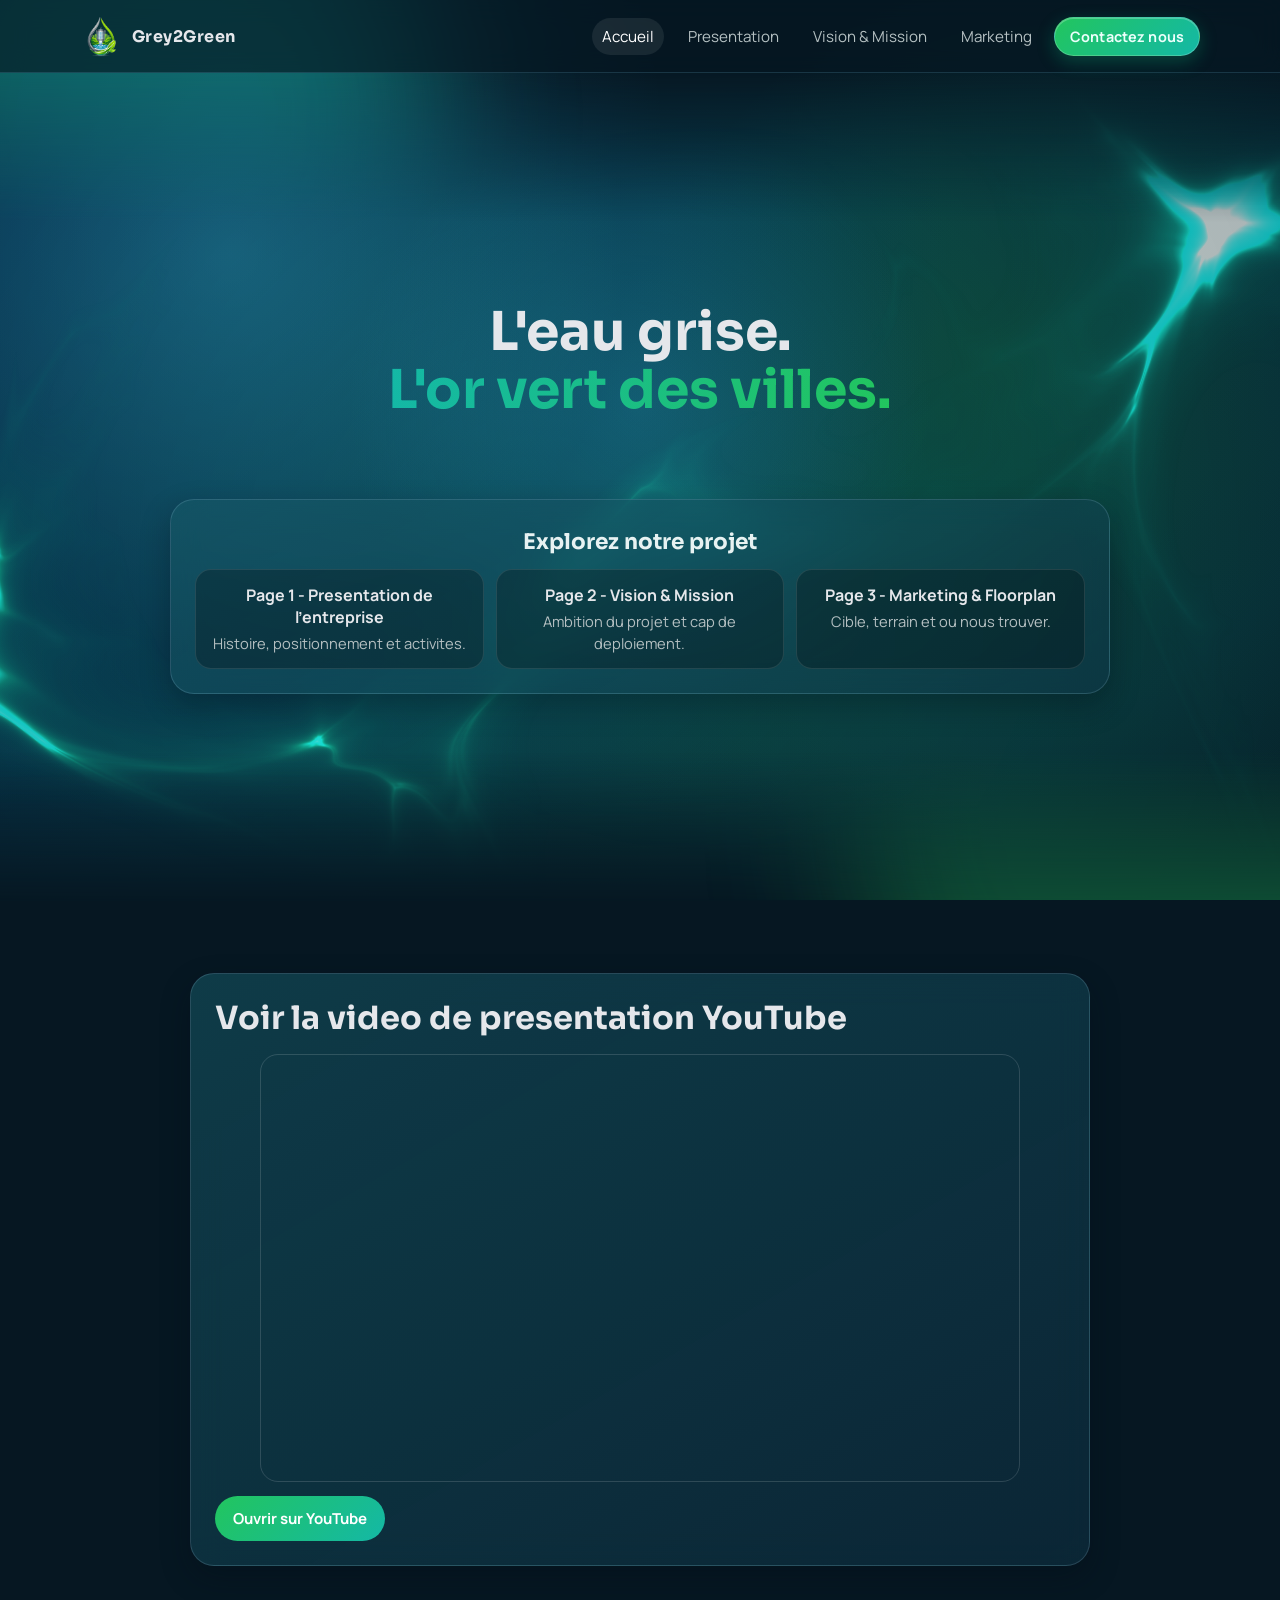
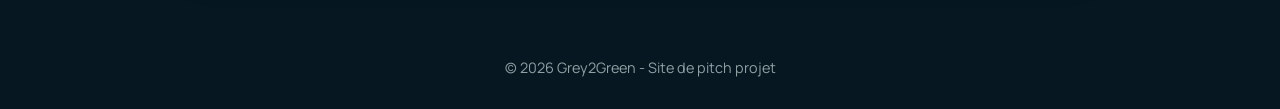
<file: index.html>
﻿<!DOCTYPE html>
<html lang="fr">
<head>
  <meta charset="UTF-8">
  <meta name="viewport" content="width=device-width, initial-scale=1.0">
  <title>Grey2Green | Accueil</title>
  <meta name="description" content="Grey2Green, projet de réutilisation des eaux grises en milieu urbain.">
  <link rel="preconnect" href="https://fonts.googleapis.com">
  <link rel="preconnect" href="https://fonts.gstatic.com" crossorigin>
  <link href="https://fonts.googleapis.com/css2?family=Manrope:wght@400;500;700;800&family=Sora:wght@500;700;800&display=swap" rel="stylesheet">
  <link rel="stylesheet" href="styles.css">
</head>
<body>
  <div class="site-bg" aria-hidden="true">
    <div class="blob blob-1"></div>
    <div class="blob blob-2"></div>
    <div class="blob blob-3"></div>
  </div>

  <header class="nav">
    <div class="container nav-inner">
      <a class="brand-wrap" href="index.html">
        <img class="brand-logo" src="images\logo sans texte.png" alt="Logo Grey2Green" onerror="this.style.display='none'">
        <span class="brand">Grey2Green</span>
      </a>
      <div class="nav-actions">
        <nav class="nav-links">
          <a class="nav-link active" href="index.html">Accueil</a>
          <a class="nav-link" href="presentation-entreprise.html">Presentation</a>
          <a class="nav-link" href="vision-mission.html">Vision & Mission</a>
          <a class="nav-link" href="marketing-floorplan.html">Marketing</a>
        </nav>
        <a class="nav-cta" href="contact.html">Contactez nous</a>
      </div>
    </div>
  </header>

  <main>
    <section class="hero" id="hero">
      <div class="hero-bg" aria-hidden="true">
        <canvas id="neural-glow" class="neural-canvas"></canvas>
        <div class="hero-overlay"></div>
      </div>

      <div class="container hero-content">
        <h1>
          L'eau grise.<br>
          <span class="gradient-text">L'or vert des villes.</span>
        </h1>
        <p>
          <br>
        </p>

        <section class="card entry-card" aria-label="Navigation vers les pages du pitch">
          <h2>Explorez notre projet</h2>
          <div class="entry-grid">
            <a class="entry-link" href="presentation-entreprise.html">
              <strong>Page 1 - Presentation de l'entreprise</strong>
              <span>Histoire, positionnement et activites.</span>
            </a>
            <a class="entry-link" href="vision-mission.html">
              <strong>Page 2 - Vision & Mission</strong>
              <span>Ambition du projet et cap de deploiement.</span>
            </a>
            <a class="entry-link" href="marketing-floorplan.html">
              <strong>Page 3 - Marketing & Floorplan</strong>
              <span>Cible, terrain et ou nous trouver.</span>
            </a>
          </div>
        </section>
      </div>
    </section>

    <section class="video-band" id="video">
      <div class="container">
        <article class="card video-card">
          <h2>Voir la video de presentation YouTube</h2>
          <div class="video-frame">
            <iframe
              src="https://www.youtube.com/embed/54xI2jBN4zQ"
              title="Video de presentation Grey2Green"
              loading="lazy"
              allow="accelerometer; autoplay; clipboard-write; encrypted-media; gyroscope; picture-in-picture; web-share"
              referrerpolicy="strict-origin-when-cross-origin"
              allowfullscreen>
            </iframe>
          </div>
          <a class="btn" href="https://youtu.be/54xI2jBN4zQ" target="_blank" rel="noopener noreferrer">
            Ouvrir sur YouTube
          </a>
        </article>
      </div>
    </section>
  </main>

  <footer class="footer">
    <div class="container">© 2026 Grey2Green - Site de pitch projet</div>
  </footer>

  <script>
      document.addEventListener('DOMContentLoaded', () => {
      const canvas = document.getElementById('neural-glow');
      if (!canvas) return;

      const prefersReducedMotion = window.matchMedia('(prefers-reduced-motion: reduce)').matches;
      if (prefersReducedMotion) {
        canvas.style.display = 'none';
        return;
      }

      const gl = canvas.getContext('webgl', { antialias: false, powerPreference: 'low-power' }) ||
                 canvas.getContext('experimental-webgl');
      if (!gl) return;

      const isLowPowerDevice = window.matchMedia('(max-width: 768px)').matches || window.matchMedia('(pointer: coarse)').matches;
      const fragmentIterations = isLowPowerDevice ? 8 : 15;
      const targetFps = isLowPowerDevice ? 24 : 40;
      const frameInterval = 1000 / targetFps;
      const renderScale = isLowPowerDevice ? 0.65 : 1;

      const vertexShaderSource = `
        precision mediump float;
        varying vec2 vUv;
        attribute vec2 a_position;
        void main() {
          vUv = .5 * (a_position + 1.);
          gl_Position = vec4(a_position, 0.0, 1.0);
        }
      `;

      const fragmentShaderSource = `
        precision mediump float;
        varying vec2 vUv;
        uniform float u_time;
        uniform float u_ratio;
        uniform vec2 u_pointer_position;
        uniform float u_scroll_progress;

        vec2 rotate(vec2 uv, float th) {
          return mat2(cos(th), sin(th), -sin(th), cos(th)) * uv;
        }

        float neuro_shape(vec2 uv, float t, float p) {
          vec2 sine_acc = vec2(0.);
          vec2 res = vec2(0.);
          float scale = 8.;
          for (int j = 0; j < ${fragmentIterations}; j++) {
            uv = rotate(uv, 1.);
            sine_acc = rotate(sine_acc, 1.);
            vec2 layer = uv * scale + float(j) + sine_acc - t;
            sine_acc += sin(layer) + 2.4 * p;
            res += (.5 + .5 * cos(layer)) / scale;
            scale *= (1.2);
          }
          return res.x + res.y;
        }

        void main() {
          vec2 uv = .5 * vUv;
          uv.x *= u_ratio;

          vec2 pointer = vUv - u_pointer_position;
          pointer.x *= u_ratio;
          float p = clamp(length(pointer), 0., 1.);
          p = .5 * pow(1. - p, 2.);

          float t = .001 * u_time;
          vec3 color = vec3(0.);

          float noise = neuro_shape(uv, t, p);
          noise = 1.2 * pow(noise, 3.);
          noise += pow(noise, 10.);
          noise = max(.0, noise - .5);
          noise *= (1. - length(vUv - .5));

          color = vec3(0.063, 0.725, 0.506);
          color += vec3(-0.012, -0.145, 0.027) * sin(3.0 * u_scroll_progress + 1.5);
          color = color * noise;

          gl_FragColor = vec4(color, noise);
        }
      `;

      const createShader = (type, source) => {
        const shader = gl.createShader(type);
        gl.shaderSource(shader, source);
        gl.compileShader(shader);
        if (!gl.getShaderParameter(shader, gl.COMPILE_STATUS)) {
          return null;
        }
        return shader;
      };

      const vertexShader = createShader(gl.VERTEX_SHADER, vertexShaderSource);
      const fragmentShader = createShader(gl.FRAGMENT_SHADER, fragmentShaderSource);
      if (!vertexShader || !fragmentShader) return;

      const program = gl.createProgram();
      gl.attachShader(program, vertexShader);
      gl.attachShader(program, fragmentShader);
      gl.linkProgram(program);
      if (!gl.getProgramParameter(program, gl.LINK_STATUS)) return;

      gl.useProgram(program);
      const uniforms = {
        u_time: gl.getUniformLocation(program, 'u_time'),
        u_ratio: gl.getUniformLocation(program, 'u_ratio'),
        u_pointer_position: gl.getUniformLocation(program, 'u_pointer_position'),
        u_scroll_progress: gl.getUniformLocation(program, 'u_scroll_progress')
      };

      const vertices = new Float32Array([-1, -1, 1, -1, -1, 1, 1, 1]);
      const vertexBuffer = gl.createBuffer();
      gl.bindBuffer(gl.ARRAY_BUFFER, vertexBuffer);
      gl.bufferData(gl.ARRAY_BUFFER, vertices, gl.STATIC_DRAW);

      const positionLocation = gl.getAttribLocation(program, 'a_position');
      gl.enableVertexAttribArray(positionLocation);
      gl.vertexAttribPointer(positionLocation, 2, gl.FLOAT, false, 0, 0);

      const pointer = { x: window.innerWidth * 0.5, y: window.innerHeight * 0.5, tx: window.innerWidth * 0.5, ty: window.innerHeight * 0.5 };
      let animationId = null;
      let lastFrameTime = 0;

      const resizeCanvas = () => {
        const pixelRatio = Math.min(window.devicePixelRatio, 2) * renderScale;
        canvas.width = Math.floor(window.innerWidth * pixelRatio);
        canvas.height = Math.floor(window.innerHeight * pixelRatio);
        gl.viewport(0, 0, canvas.width, canvas.height);
        gl.uniform1f(uniforms.u_ratio, canvas.width / canvas.height);
      };

      const render = (time) => {
        if (time - lastFrameTime < frameInterval) {
          animationId = requestAnimationFrame(render);
          return;
        }
        lastFrameTime = time;

        pointer.x += (pointer.tx - pointer.x) * 0.2;
        pointer.y += (pointer.ty - pointer.y) * 0.2;

        gl.uniform1f(uniforms.u_time, time);
        gl.uniform2f(uniforms.u_pointer_position, pointer.x / window.innerWidth, 1 - pointer.y / window.innerHeight);
        gl.uniform1f(uniforms.u_scroll_progress, window.pageYOffset / (2 * window.innerHeight));
        gl.drawArrays(gl.TRIANGLE_STRIP, 0, 4);

        animationId = requestAnimationFrame(render);
      };

      resizeCanvas();
      animationId = requestAnimationFrame(render);

      window.addEventListener('resize', resizeCanvas, { passive: true });
      window.addEventListener('pointermove', (e) => {
        pointer.tx = e.clientX;
        pointer.ty = e.clientY;
      }, { passive: true });

      document.addEventListener('visibilitychange', () => {
        if (document.hidden && animationId) {
          cancelAnimationFrame(animationId);
          animationId = null;
        } else if (!document.hidden && !animationId) {
          animationId = requestAnimationFrame(render);
        }
      });
    });
  </script>
</body>
</html>
</file>
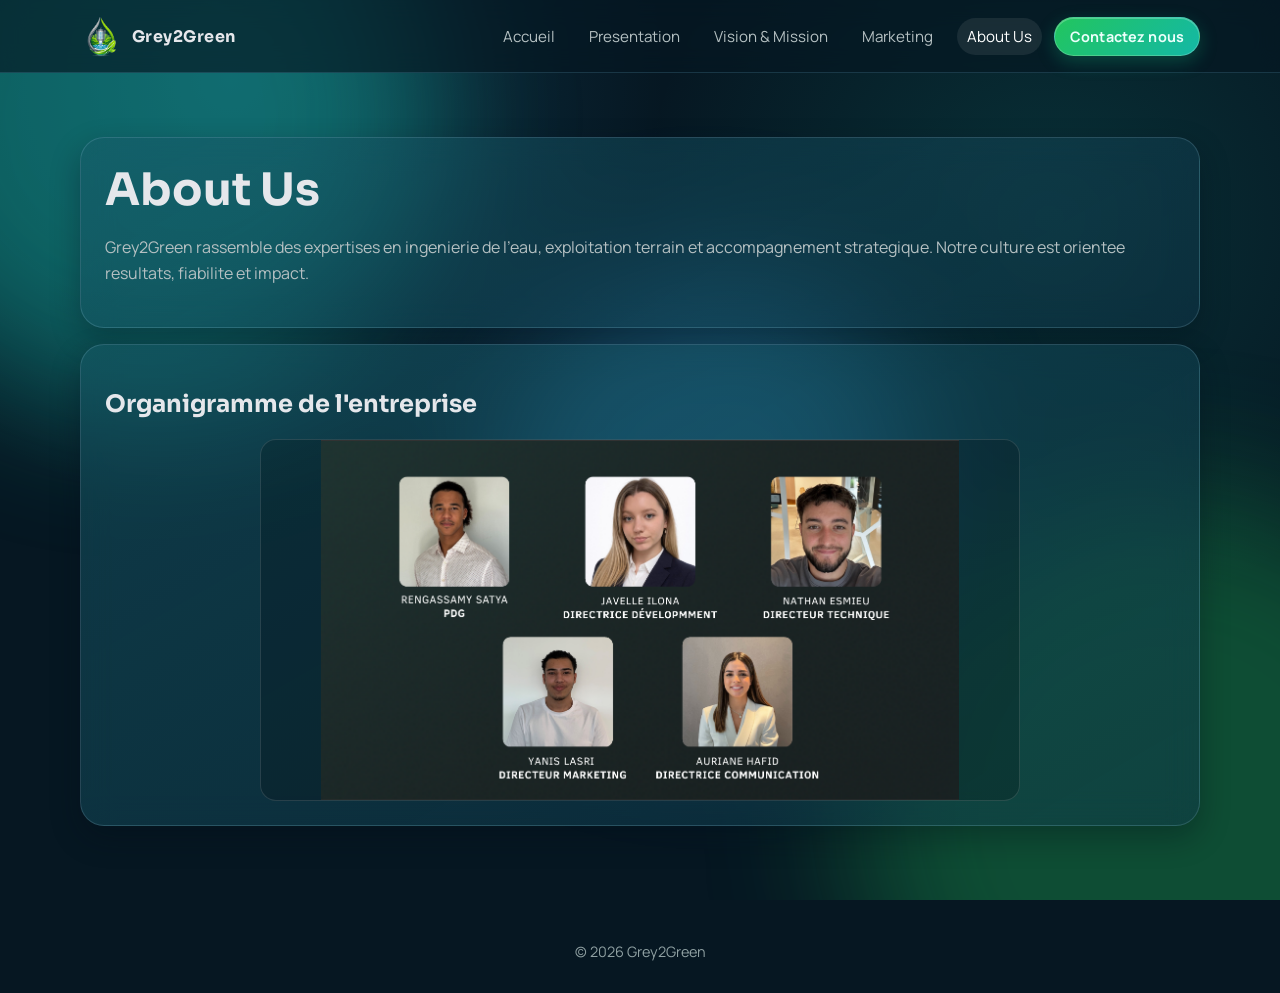
<file: about-us.html>
﻿<!DOCTYPE html>
<html lang="fr">
<head>
  <meta charset="UTF-8">
  <meta name="viewport" content="width=device-width, initial-scale=1.0">
  <title>Grey2Green | About Us</title>
  <link rel="preconnect" href="https://fonts.googleapis.com">
  <link rel="preconnect" href="https://fonts.gstatic.com" crossorigin>
  <link href="https://fonts.googleapis.com/css2?family=Manrope:wght@400;500;700;800&family=Sora:wght@500;700;800&display=swap" rel="stylesheet">
  <link rel="stylesheet" href="styles.css">
</head>
<body>
  <div class="site-bg" aria-hidden="true">
    <div class="blob blob-1"></div>
    <div class="blob blob-2"></div>
    <div class="blob blob-3"></div>
  </div>

  <header class="nav">
    <div class="container nav-inner">
      <a class="brand-wrap" href="index.html">
        <img class="brand-logo" src="images\logo sans texte.png" alt="Logo Grey2Green" onerror="this.style.display='none'">
        <span class="brand">Grey2Green</span>
      </a>
      <div class="nav-actions">
        <nav class="nav-links">
          <a class="nav-link" href="index.html">Accueil</a>
          <a class="nav-link" href="presentation-entreprise.html">Presentation</a>
          <a class="nav-link" href="vision-mission.html">Vision & Mission</a>
          <a class="nav-link" href="marketing-floorplan.html">Marketing</a>
          <a class="nav-link active" href="about-us.html">About Us</a>
        </nav>
        <a class="nav-cta" href="contact.html">Contactez nous</a>
      </div>
    </div>
  </header>

  <main class="page-main">
    <div class="container">
      <section class="card">
        <h1>About Us</h1>
        <p>
          Grey2Green rassemble des expertises en ingenierie de l'eau, exploitation terrain et accompagnement
          strategique. Notre culture est orientee resultats, fiabilite et impact.
        </p>
      </section>

      <section class="card">
        <h2>Organigramme de l'entreprise</h2>
        <div class="image-box org-image">
          <img src="images\Organigramme-2.png" alt="Organigramme Grey2Green">
        </div>
      </section>
    </div>
  </main>

  <footer class="footer">
    <div class="container">© 2026 Grey2Green</div>
  </footer>
</body>
</html>
</file>
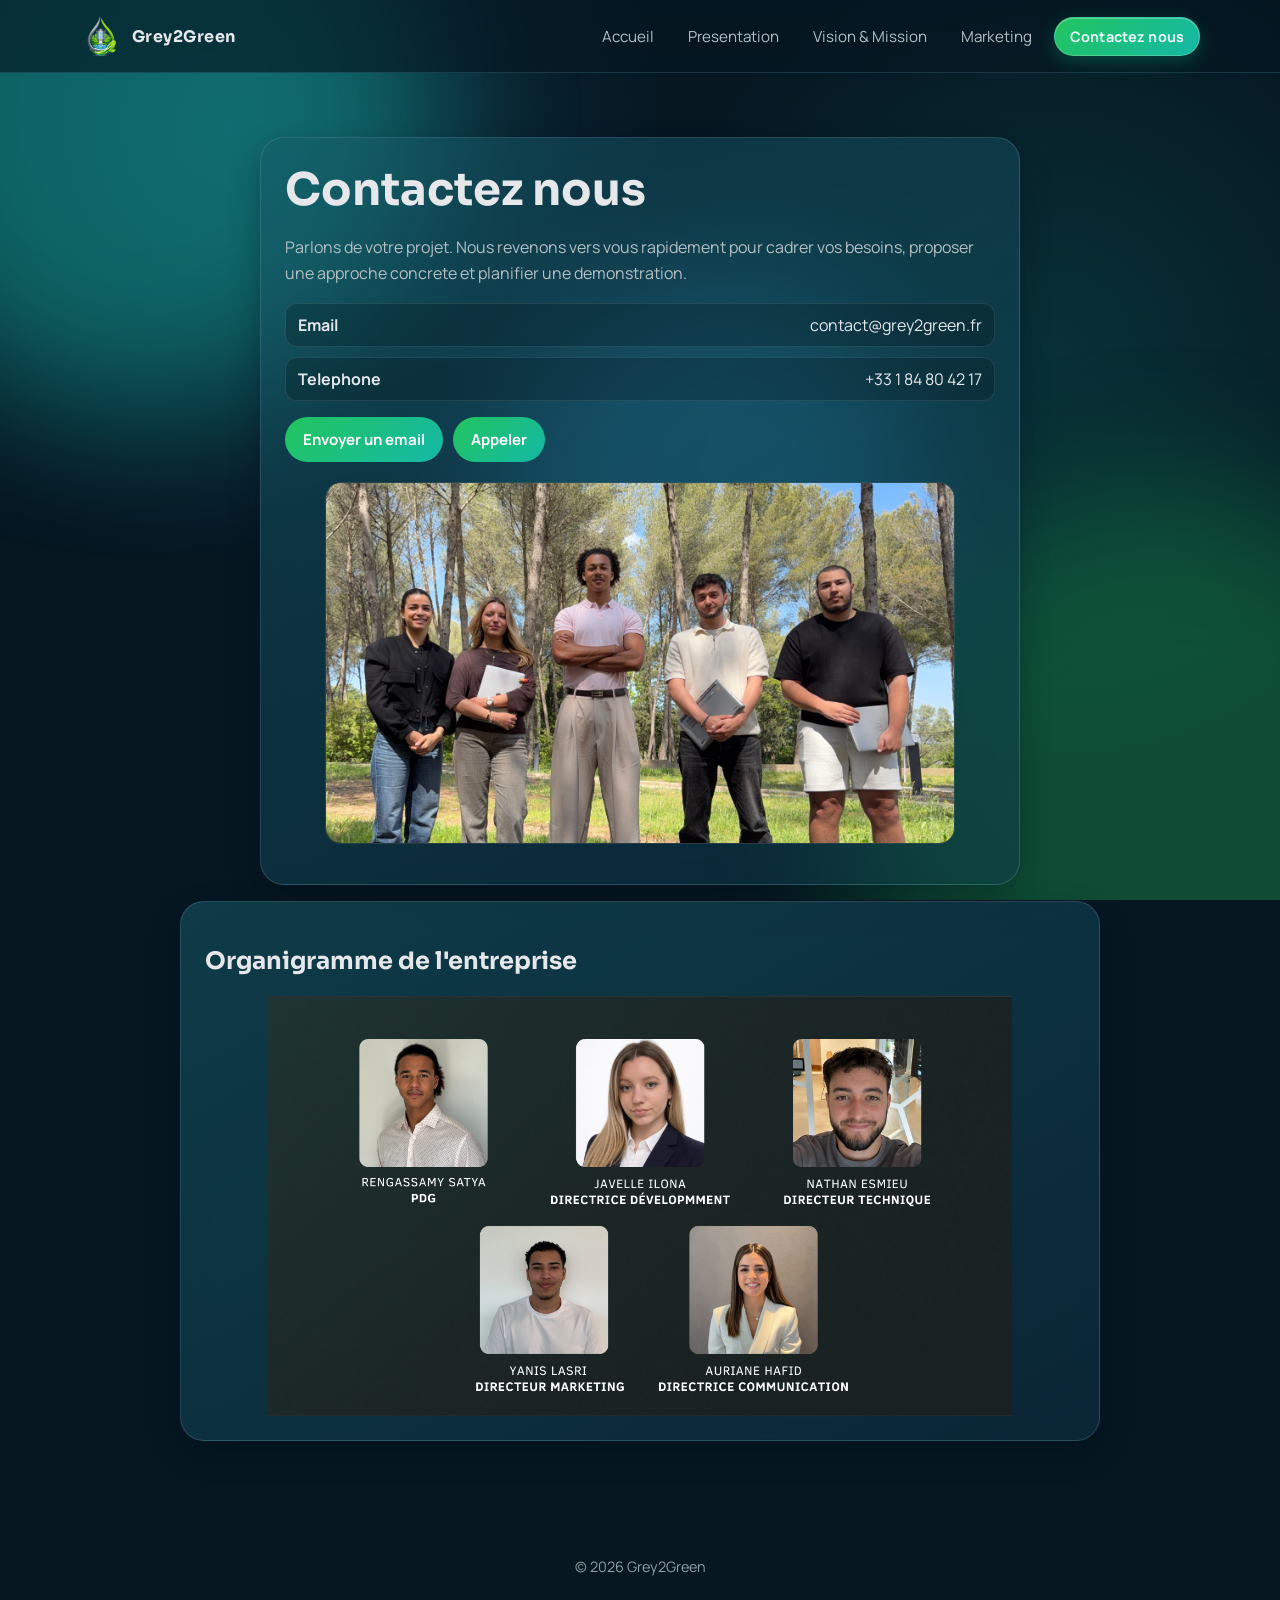
<file: contact.html>
﻿<!DOCTYPE html>
<html lang="fr">
<head>
  <meta charset="UTF-8">
  <meta name="viewport" content="width=device-width, initial-scale=1.0">
  <title>Grey2Green | Contact</title>
  <link rel="preconnect" href="https://fonts.googleapis.com">
  <link rel="preconnect" href="https://fonts.gstatic.com" crossorigin>
  <link href="https://fonts.googleapis.com/css2?family=Manrope:wght@400;500;700;800&family=Sora:wght@500;700;800&display=swap" rel="stylesheet">
  <link rel="stylesheet" href="styles.css">
</head>
<body>
  <div class="site-bg" aria-hidden="true">
    <div class="blob blob-1"></div>
    <div class="blob blob-2"></div>
    <div class="blob blob-3"></div>
  </div>

  <header class="nav">
    <div class="container nav-inner">
      <a class="brand-wrap" href="index.html">
        <img class="brand-logo" src="images\logo sans texte.png" alt="Logo Grey2Green" onerror="this.style.display='none'">
        <span class="brand">Grey2Green</span>
      </a>
      <div class="nav-actions">
        <nav class="nav-links">
          <a class="nav-link" href="index.html">Accueil</a>
          <a class="nav-link" href="presentation-entreprise.html">Presentation</a>
          <a class="nav-link" href="vision-mission.html">Vision & Mission</a>
          <a class="nav-link" href="marketing-floorplan.html">Marketing</a>
        </nav>
        <a class="nav-cta" href="contact.html">Contactez nous</a>
      </div>
    </div>
  </header>

  <main class="page-main">
    <div class="container">
      <section class="card contact-card">
        <h1>Contactez nous</h1>
        <p>
          Parlons de votre projet. Nous revenons vers vous rapidement pour cadrer vos besoins,
          proposer une approche concrete et planifier une demonstration.
        </p>
        <div class="contact-meta">
          <div class="contact-line">
            <strong>Email</strong>
            <span>contact@grey2green.fr</span>
          </div>
          <div class="contact-line">
            <strong>Telephone</strong>
            <span>+33 1 84 80 42 17</span>
          </div>
        </div>
        <div class="contact-actions">
          <a class="btn" href="mailto:contact@grey2green.fr">Envoyer un email</a>
          <a class="btn" href="tel:+33184804217">Appeler</a>
        </div>
        <figure class="contact-image-slot image-box">
          <img src="images\IMG_3500.jpeg" alt="Illustration de contact Grey2Green" loading="lazy">
        </figure>
      </section>

      <section class="card contact-org-section">
        <h2>Organigramme de l'entreprise</h2>
        <div class="contact-org-image">
          <img src="images\Organigramme-2.png" alt="Organigramme Grey2Green" loading="lazy">
        </div>
      </section>
    </div>
  </main>

  <footer class="footer">
    <div class="container">© 2026 Grey2Green</div>
  </footer>
</body>
</html>
</file>
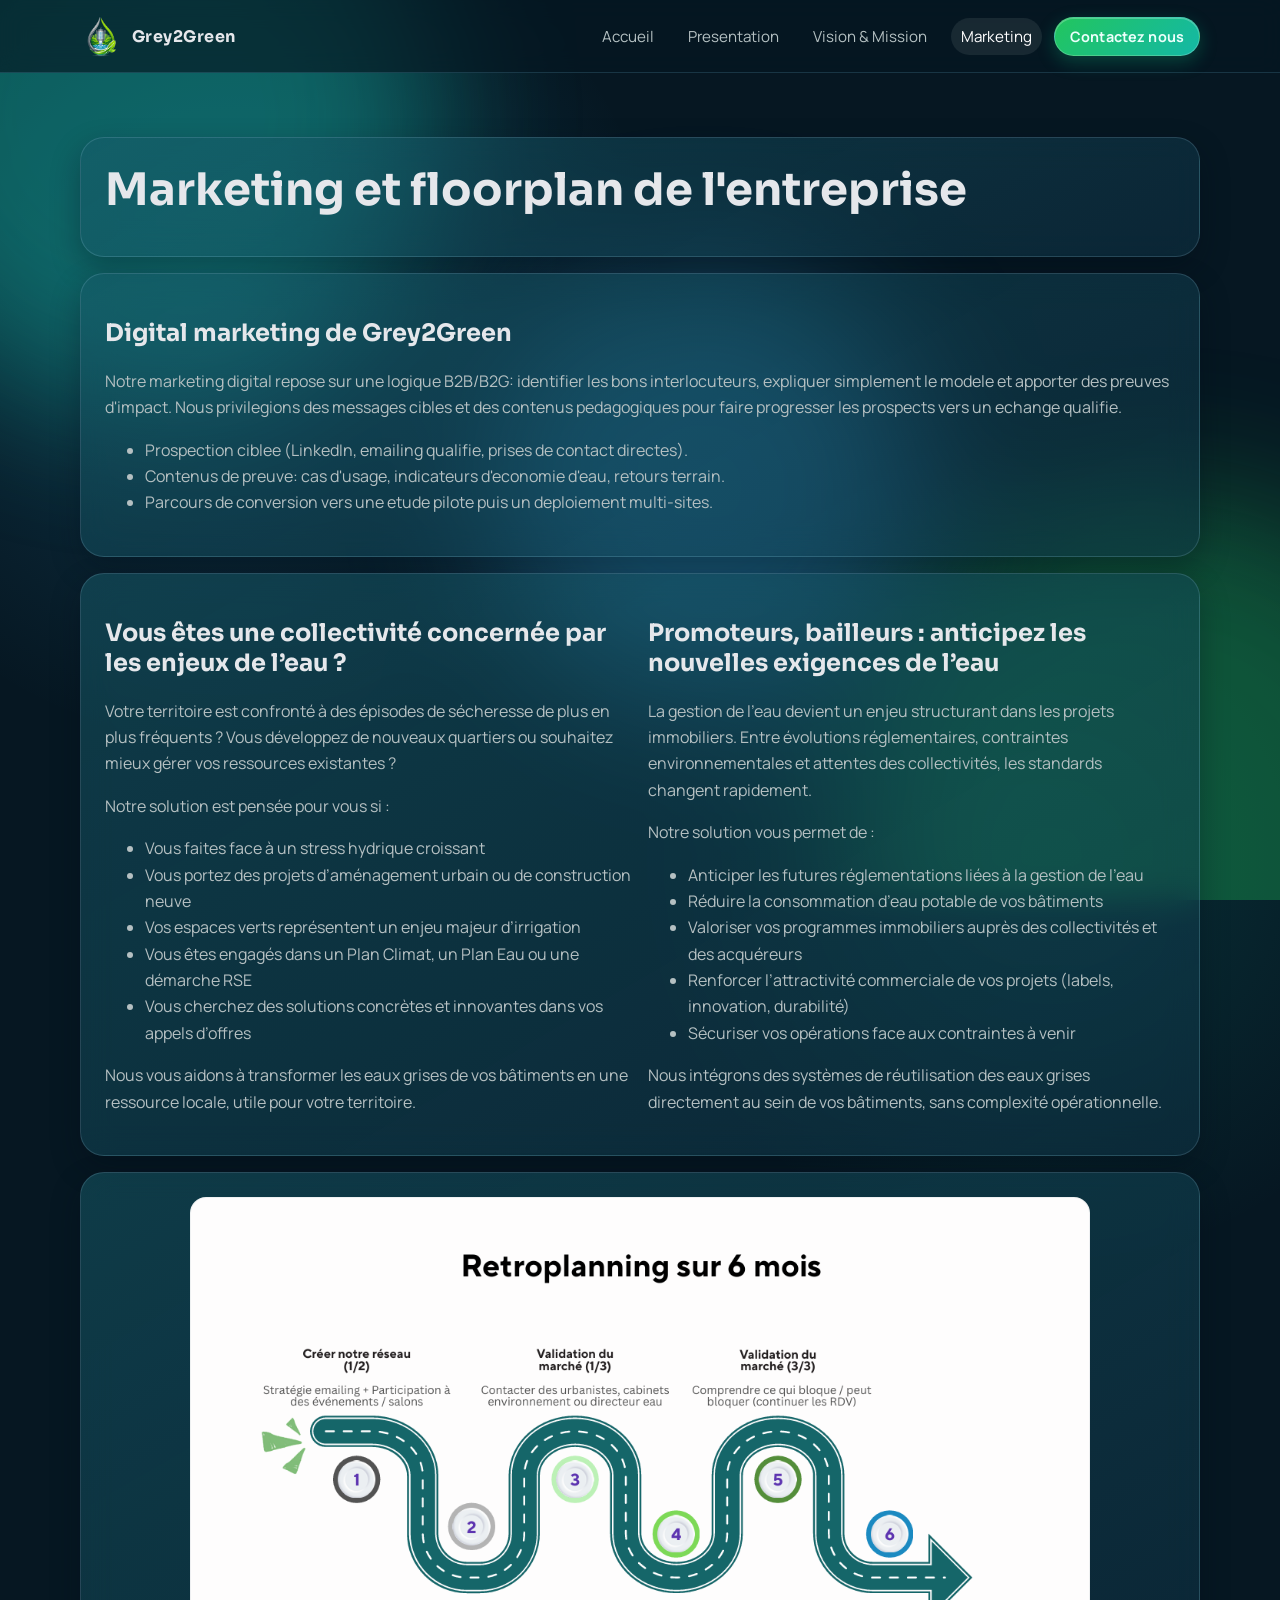
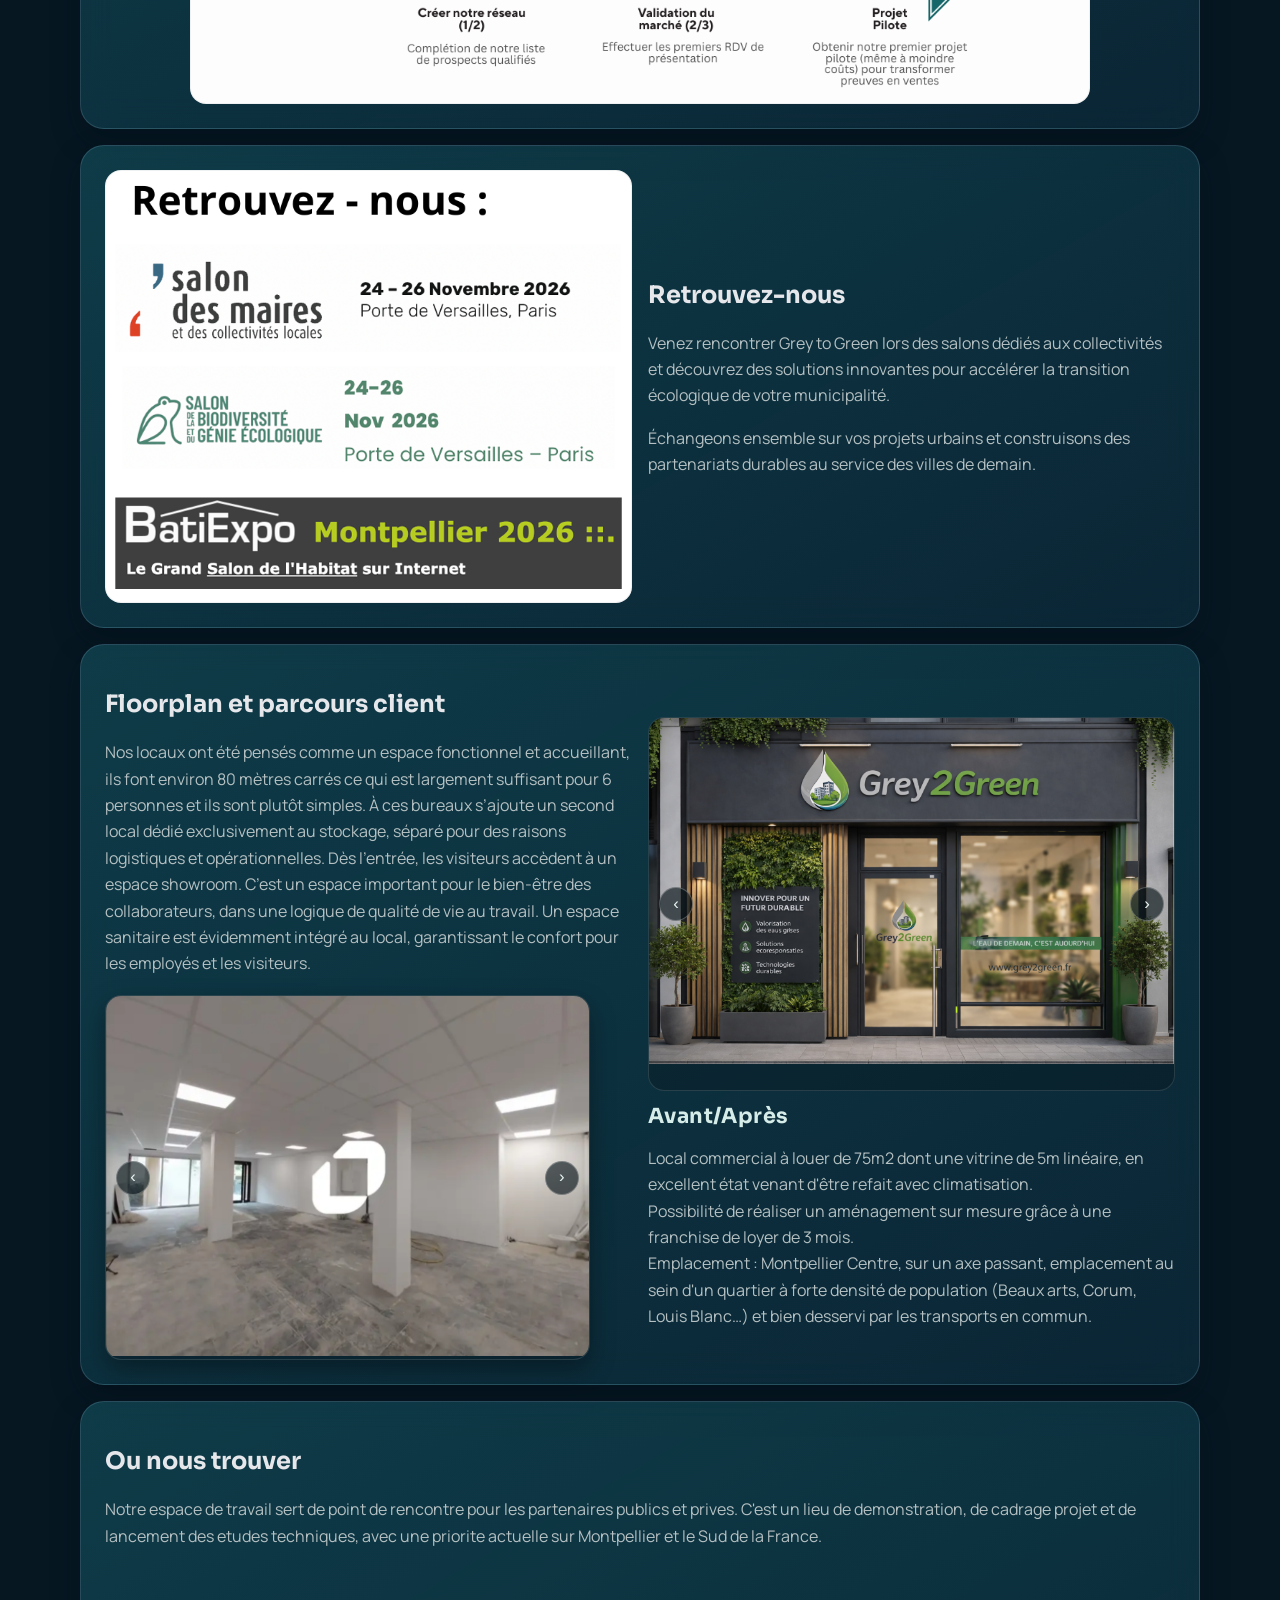
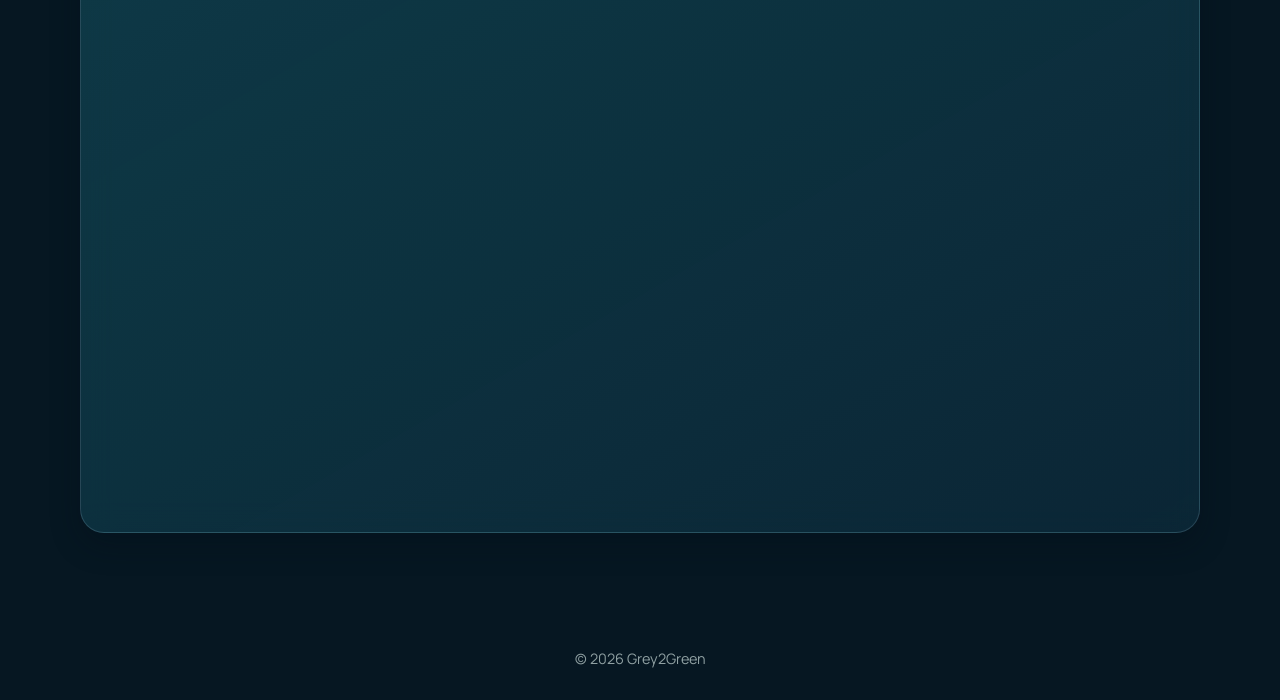
<file: marketing-floorplan.html>
<!DOCTYPE html>
<html lang="fr">
<head>
  <meta charset="UTF-8">
  <meta name="viewport" content="width=device-width, initial-scale=1.0">
  <title>Grey2Green | Marketing et Floorplan</title>
  <link rel="preconnect" href="https://fonts.googleapis.com">
  <link rel="preconnect" href="https://fonts.gstatic.com" crossorigin>
  <link href="https://fonts.googleapis.com/css2?family=Manrope:wght@400;500;700;800&family=Sora:wght@500;700;800&display=swap" rel="stylesheet">
  <link rel="stylesheet" href="styles.css">
</head>
<body>
  <div class="site-bg" aria-hidden="true">
    <div class="blob blob-1"></div>
    <div class="blob blob-2"></div>
    <div class="blob blob-3"></div>
  </div>

  <header class="nav">
    <div class="container nav-inner">
      <a class="brand-wrap" href="index.html">
        <img class="brand-logo" src="images\logo sans texte.png" alt="Logo Grey2Green" onerror="this.style.display='none'">
        <span class="brand">Grey2Green</span>
      </a>
      <div class="nav-actions">
        <nav class="nav-links">
          <a class="nav-link" href="index.html">Accueil</a>
          <a class="nav-link" href="presentation-entreprise.html">Presentation</a>
          <a class="nav-link" href="vision-mission.html">Vision & Mission</a>
          <a class="nav-link active" href="marketing-floorplan.html">Marketing</a>
        </nav>
        <a class="nav-cta" href="contact.html">Contactez nous</a>
      </div>
    </div>
  </header>

  <main class="page-main">
    <div class="container">
      <section class="card">
        <h1>Marketing et floorplan de l'entreprise</h1>
      </section>

      <section class="card">
        <h2>Digital marketing de Grey2Green</h2>
        <p>
          Notre marketing digital repose sur une logique B2B/B2G: identifier les bons interlocuteurs, expliquer
          simplement le modele et apporter des preuves d'impact. Nous privilegions des messages cibles et des contenus
          pedagogiques pour faire progresser les prospects vers un echange qualifie.
        </p>
        <ul>
          <li>Prospection ciblee (LinkedIn, emailing qualifie, prises de contact directes).</li>
          <li>Contenus de preuve: cas d'usage, indicateurs d'economie d'eau, retours terrain.</li>
          <li>Parcours de conversion vers une etude pilote puis un deploiement multi-sites.</li>
        </ul>
      </section>

      <section class="card two-col">
        <article>
          <h2>Vous êtes une collectivité concernée par les enjeux de l’eau ?</h2>
          <p>
            Votre territoire est confronté à des épisodes de sécheresse de plus en plus fréquents ?
            Vous développez de nouveaux quartiers ou souhaitez mieux gérer vos ressources existantes ?
          </p>
          <p>Notre solution est pensée pour vous si :</p>
          <ul>
            <li>Vous faites face à un stress hydrique croissant</li>
            <li>Vous portez des projets d’aménagement urbain ou de construction neuve</li>
            <li>Vos espaces verts représentent un enjeu majeur d’irrigation</li>
            <li>Vous êtes engagés dans un Plan Climat, un Plan Eau ou une démarche RSE</li>
            <li>Vous cherchez des solutions concrètes et innovantes dans vos appels d’offres</li>
          </ul>
          <p>
            Nous vous aidons à transformer les eaux grises de vos bâtiments en une ressource locale,
            utile pour votre territoire.
          </p>
        </article>
        <article>
          <h2>Promoteurs, bailleurs : anticipez les nouvelles exigences de l’eau</h2>
          <p>
            La gestion de l’eau devient un enjeu structurant dans les projets immobiliers.
            Entre évolutions réglementaires, contraintes environnementales et attentes des collectivités,
            les standards changent rapidement.
          </p>
          <p>Notre solution vous permet de :</p>
          <ul>
            <li>Anticiper les futures réglementations liées à la gestion de l’eau</li>
            <li>Réduire la consommation d’eau potable de vos bâtiments</li>
            <li>Valoriser vos programmes immobiliers auprès des collectivités et des acquéreurs</li>
            <li>Renforcer l’attractivité commerciale de vos projets (labels, innovation, durabilité)</li>
            <li>Sécuriser vos opérations face aux contraintes à venir</li>
          </ul>
          <p>
            Nous intégrons des systèmes de réutilisation des eaux grises directement au sein de vos bâtiments,
            sans complexité opérationnelle.
          </p>
        </article>
      </section>

      <section class="card retroplanning-section" aria-label="Rétroplanning">
        <div class="retroplanning-image">
          <img src="images/rétroplaning.png" alt="Rétroplanning Grey2Green" loading="lazy">
        </div>
      </section>

      <section class="card two-col find-us-section">
        <aside class="find-us-media">
          <img src="images/Retrouvez-nous.png" alt="Retrouvez-nous Grey2Green" loading="lazy">
        </aside>
        <article class="find-us-copy">
          <h2>Retrouvez-nous</h2>
          <p>
            Venez rencontrer Grey to Green lors des salons dédiés aux collectivités et découvrez des solutions
            innovantes pour accélérer la transition écologique de votre municipalité.
          </p>
          <p>
            Échangeons ensemble sur vos projets urbains et construisons des partenariats durables au service
            des villes de demain.
          </p>
        </article>
      </section>

      <section class="card two-col floorplan-section">
        <article class="floorplan-copy">
          <h2>Floorplan et parcours client</h2>
          <p>
          Nos locaux ont été pensés comme un espace fonctionnel et accueillant, ils font environ 80 mètres carrés ce qui est largement suffisant pour 6 personnes et ils sont plutôt simples.
          À ces bureaux s’ajoute un second local dédié exclusivement au stockage, séparé pour des raisons logistiques et opérationnelles. Dès l’entrée, les visiteurs accèdent à un espace showroom.
          C’est un espace important pour le bien-être des collaborateurs, dans une logique de qualité de vie au travail. Un espace sanitaire est évidemment intégré au local, garantissant le confort pour les employés et les visiteurs.  
          </p>
          <div class="image-box auto-carousel floorplan-overlay-carousel" data-carousel>
            <div class="auto-carousel-track">
              <img src="images\intérieur image 1.png" alt="Devanture Grey2Green - visuel 1">
              <img src="images\intérieur image 2.png" alt="Devanture Grey2Green - visuel 2">
              <img src="images\intérieur image 3.png" alt="Devanture Grey2Green - visuel 3">
              <img src="images\intérieur image 4.png" alt="Devanture Grey2Green - visuel 4">
              <img src="images\intérieur image 5.png" alt="Devanture Grey2Green - visuel 5">
            </div>
            <button class="carousel-btn carousel-btn-prev" type="button" data-carousel-prev aria-label="Image precedente">‹</button>
            <button class="carousel-btn carousel-btn-next" type="button" data-carousel-next aria-label="Image suivante">›</button>
          </div>
        </article>
        <aside class="floorplan-aside">
          <div class="image-box auto-carousel floorplan-main-carousel" data-carousel>
          <div class="auto-carousel-track">
            <img src="images\devanture.png" alt="Parcours client Grey2Green - etape 1">
            <img src="images\183945322_project_2_first_floor_first_design_20260331_e21f20.jpg" alt="Parcours client Grey2Green - etape 2">
            <img src="images\Capture d’écran 2026-03-31 à 20.44.32.png" alt="Parcours client Grey2Green - etape 3">
          </div>
          <button class="carousel-btn carousel-btn-prev" type="button" data-carousel-prev aria-label="Image precedente">‹</button>
          <button class="carousel-btn carousel-btn-next" type="button" data-carousel-next aria-label="Image suivante">›</button>
          </div>
          <h3 class="before-after-title">Avant/Après</h3>
          <p>
          Local commercial à louer de 75m2 dont une vitrine de 5m linéaire, en excellent état venant d'être refait avec climatisation. <br>
          Possibilité de réaliser un aménagement sur mesure grâce à une franchise de loyer de 3 mois. <br>
          Emplacement : Montpellier Centre, sur un axe passant, emplacement au sein d'un quartier à forte densité de population (Beaux arts, Corum, Louis Blanc…) et bien desservi par les transports en commun.
          </p>
        </aside>
      </section>

      <section class="card map-section">
        <article>
          <h2>Ou nous trouver</h2>
          <p>
            Notre espace de travail sert de point de rencontre pour les partenaires publics et prives.
            C'est un lieu de demonstration, de cadrage projet et de lancement des etudes techniques,
            avec une priorite actuelle sur Montpellier et le Sud de la France.
          </p>
        </article>
        <aside class="map-wrap large-map">
          <iframe
            src="https://www.google.com/maps?q=43.6166,3.8840&z=17&output=embed"
            loading="lazy"
            referrerpolicy="no-referrer-when-downgrade"
            title="Point Google Maps dans le quartier des Beaux-Arts à Montpellier">
          </iframe>
        </aside>
      </section>
    </div>
  </main>

  <footer class="footer">
    <div class="container">© 2026 Grey2Green</div>
  </footer>

  <script>
    document.addEventListener('DOMContentLoaded', () => {
      const carousels = document.querySelectorAll('[data-carousel]');
      carousels.forEach((carousel) => {
        const track = carousel.querySelector('.auto-carousel-track');
        const prevBtn = carousel.querySelector('[data-carousel-prev]');
        const nextBtn = carousel.querySelector('[data-carousel-next]');
        if (!track) return;

        const realSlides = Array.from(track.querySelectorAll('img'));
        const realCount = realSlides.length;
        if (realCount < 2) return;

        const firstClone = realSlides[0].cloneNode(true);
        const lastClone = realSlides[realCount - 1].cloneNode(true);
        firstClone.setAttribute('data-clone', 'first');
        lastClone.setAttribute('data-clone', 'last');
        track.insertBefore(lastClone, realSlides[0]);
        track.appendChild(firstClone);

        const totalSlides = realCount + 2;
        track.style.setProperty('--slides', String(totalSlides));

        let current = 1;
        let timerId = null;

        const update = (animate = true) => {
          const shift = -(100 / totalSlides) * current;
          track.style.transition = animate ? 'transform 0.75s ease' : 'none';
          track.style.transform = `translateX(${shift}%)`;
        };

        const next = () => {
          current += 1;
          update(true);
        };

        const prev = () => {
          current -= 1;
          update(true);
        };

        const startAuto = () => {
          if (timerId !== null) return;
          timerId = setInterval(next, 5000);
        };

        const stopAuto = () => {
          if (timerId === null) return;
          clearInterval(timerId);
          timerId = null;
        };

        if (prevBtn) prevBtn.addEventListener('click', prev);
        if (nextBtn) nextBtn.addEventListener('click', next);

        track.addEventListener('transitionend', (event) => {
          if (event.propertyName !== 'transform') return;

          if (current === totalSlides - 1) {
            current = 1;
            update(false);
          } else if (current === 0) {
            current = realCount;
            update(false);
          }
        });

        carousel.addEventListener('mouseenter', stopAuto);
        carousel.addEventListener('mouseleave', startAuto);

        update(false);
        startAuto();
      });
    });
  </script>
</body>
</html>
</file>
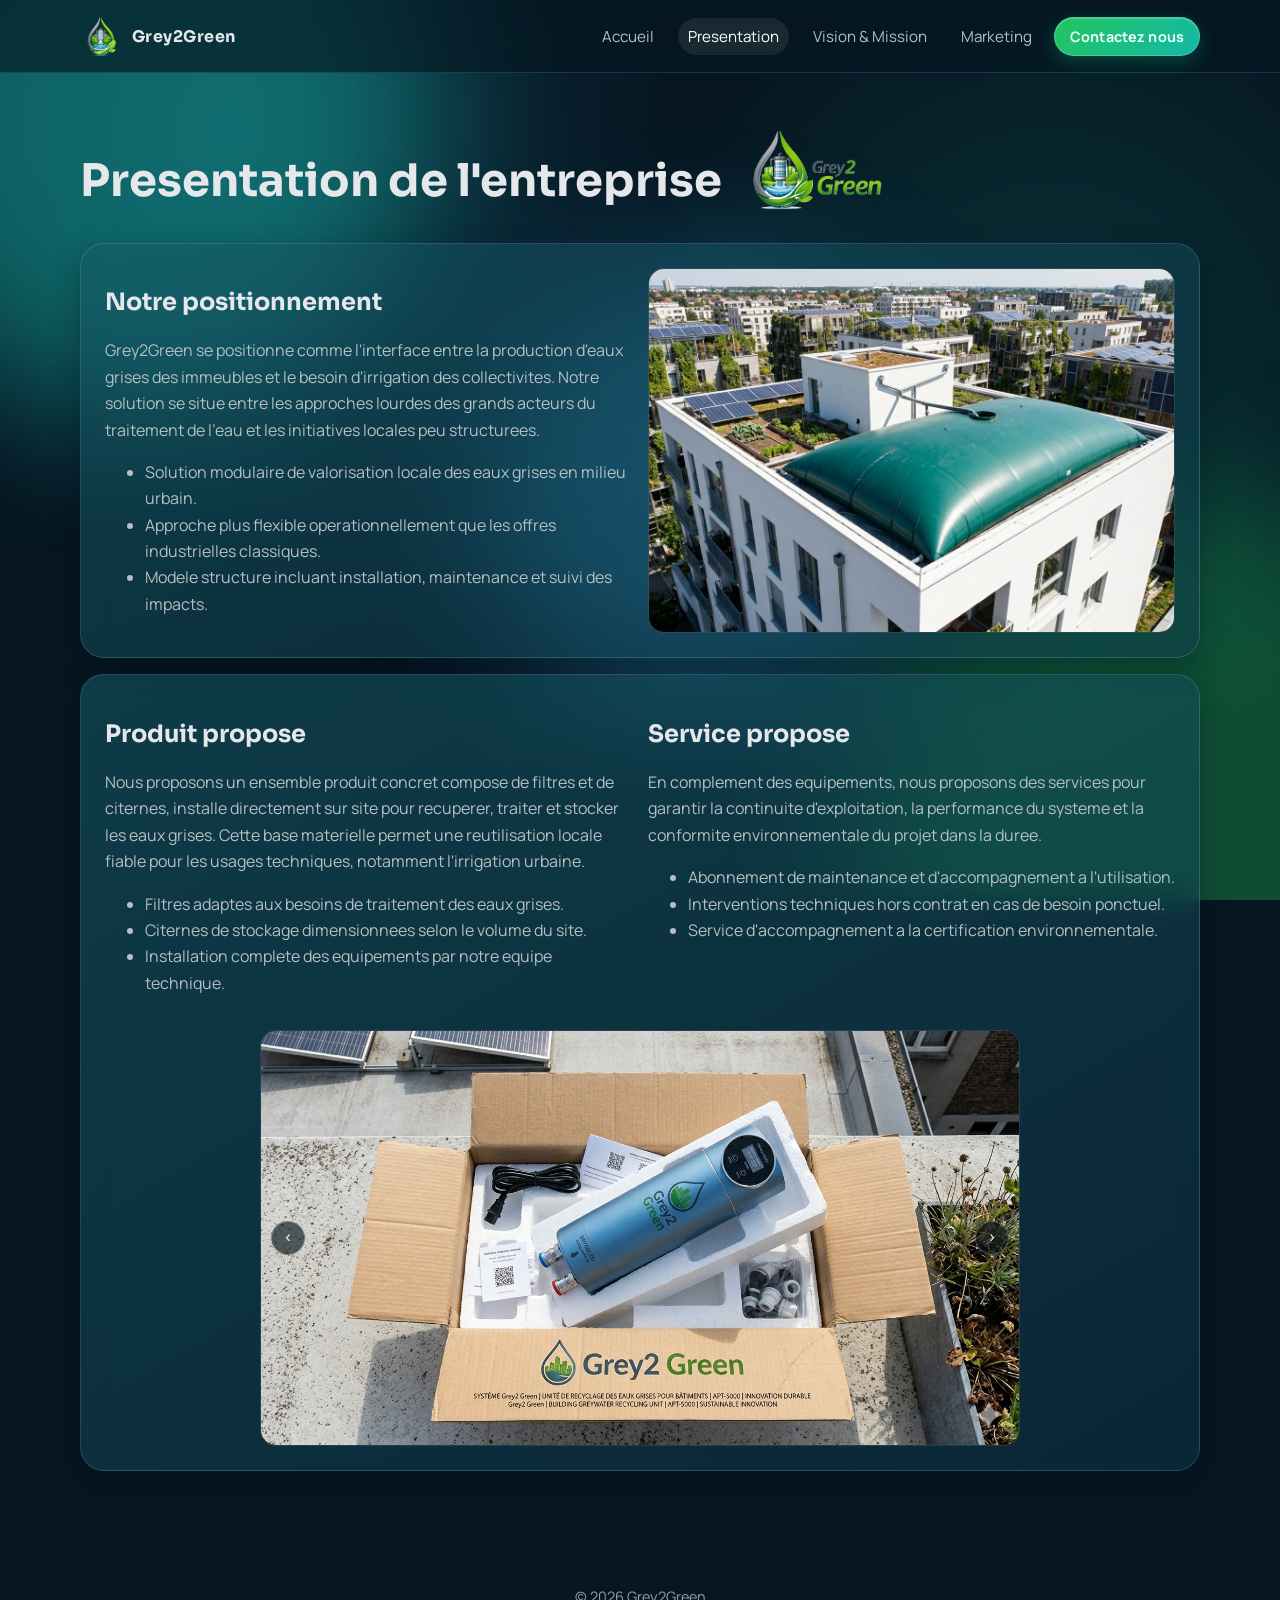
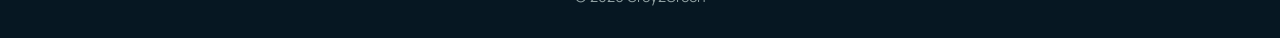
<file: presentation-entreprise.html>
﻿<!DOCTYPE html>
<html lang="fr">
<head>
  <meta charset="UTF-8">
  <meta name="viewport" content="width=device-width, initial-scale=1.0">
  <title>Grey2Green | Presentation de l'entreprise</title>
  <link rel="preconnect" href="https://fonts.googleapis.com">
  <link rel="preconnect" href="https://fonts.gstatic.com" crossorigin>
  <link href="https://fonts.googleapis.com/css2?family=Manrope:wght@400;500;700;800&family=Sora:wght@500;700;800&display=swap" rel="stylesheet">
  <link rel="stylesheet" href="styles.css">
</head>
<body>
  <div class="site-bg" aria-hidden="true">
    <div class="blob blob-1"></div>
    <div class="blob blob-2"></div>
    <div class="blob blob-3"></div>
  </div>

  <header class="nav">
    <div class="container nav-inner">
      <a class="brand-wrap" href="index.html">
        <img class="brand-logo" src="images\logo sans texte.png" alt="Logo Grey2Green" onerror="this.style.display='none'">
        <span class="brand">Grey2Green</span>
      </a>
      <div class="nav-actions">
        <nav class="nav-links">
          <a class="nav-link" href="index.html">Accueil</a>
          <a class="nav-link active" href="presentation-entreprise.html">Presentation</a>
          <a class="nav-link" href="vision-mission.html">Vision & Mission</a>
          <a class="nav-link" href="marketing-floorplan.html">Marketing</a>
        </nav>
        <a class="nav-cta" href="contact.html">Contactez nous</a>
      </div>
    </div>
  </header>

  <main class="page-main">
    <div class="container">
      <section class="page-heading" aria-label="Titre de la page">
        <h1>Presentation de l'entreprise</h1>
        <img class="page-heading-logo" src="images\logo avec texte.png" alt="Logo Grey2Green" onerror="this.style.display='none'">
      </section>

      <section class="card two-col">
        <article>
          <h2>Notre positionnement</h2>
          <p>
            Grey2Green se positionne comme l'interface entre la production d'eaux grises des immeubles et le besoin
            d'irrigation des collectivites. Notre solution se situe entre les approches lourdes des grands acteurs
            du traitement de l'eau et les initiatives locales peu structurees.
          </p>
          <ul>
            <li>Solution modulaire de valorisation locale des eaux grises en milieu urbain.</li>
            <li>Approche plus flexible operationnellement que les offres industrielles classiques.</li>
            <li>Modele structure incluant installation, maintenance et suivi des impacts.</li>
          </ul>
        </article>
        <aside class="image-box">
          <img src="images/Gemini_Generated_Image_jbbknijbbknijbbk.png" alt="Illustration du projet Grey2Green">
        </aside>
      </section>

      <section class="card">
        <div class="two-col">
          <article>
            <h2>Produit propose</h2>
            <p>
              Nous proposons un ensemble produit concret compose de filtres et de citernes, installe directement
              sur site pour recuperer, traiter et stocker les eaux grises. Cette base materielle permet une
              reutilisation locale fiable pour les usages techniques, notamment l'irrigation urbaine.
            </p>
            <ul>
              <li>Filtres adaptes aux besoins de traitement des eaux grises.</li>
              <li>Citernes de stockage dimensionnees selon le volume du site.</li>
              <li>Installation complete des equipements par notre equipe technique.</li>
            </ul>
          </article>
          <article>
            <h2>Service propose</h2>
            <p>
              En complement des equipements, nous proposons des services pour garantir la continuite d'exploitation,
              la performance du systeme et la conformite environnementale du projet dans la duree.
            </p>
            <ul>
              <li>Abonnement de maintenance et d'accompagnement a l'utilisation.</li>
              <li>Interventions techniques hors contrat en cas de besoin ponctuel.</li>
              <li>Service d'accompagnement a la certification environnementale.</li>
            </ul>
          </article>
        </div>
        <div class="image-box auto-carousel centered-carousel" data-carousel>
          <div class="auto-carousel-track">
            <img src="images\Gemini_Generated_Image_riisbrriisbrriis.png" alt="Presentation produit et service - visuel 1">
            <img src="images\Gemini_Generated_Image_wlpu98wlpu98wlpu.png" alt="Presentation produit et service - visuel 2">
          </div>
          <button class="carousel-btn carousel-btn-prev" type="button" data-carousel-prev aria-label="Image precedente">‹</button>
          <button class="carousel-btn carousel-btn-next" type="button" data-carousel-next aria-label="Image suivante">›</button>
        </div>
      </section>
    </div>
  </main>

  <footer class="footer">
    <div class="container">© 2026 Grey2Green</div>
  </footer>

  <script>
    document.addEventListener('DOMContentLoaded', () => {
      const carousels = document.querySelectorAll('[data-carousel]');
      carousels.forEach((carousel) => {
        const track = carousel.querySelector('.auto-carousel-track');
        const prevBtn = carousel.querySelector('[data-carousel-prev]');
        const nextBtn = carousel.querySelector('[data-carousel-next]');
        if (!track) return;

        const realSlides = Array.from(track.querySelectorAll('img'));
        const realCount = realSlides.length;
        if (realCount < 2) return;

        const firstClone = realSlides[0].cloneNode(true);
        const lastClone = realSlides[realCount - 1].cloneNode(true);
        firstClone.setAttribute('data-clone', 'first');
        lastClone.setAttribute('data-clone', 'last');
        track.insertBefore(lastClone, realSlides[0]);
        track.appendChild(firstClone);

        const totalSlides = realCount + 2;
        track.style.setProperty('--slides', String(totalSlides));

        let current = 1;
        let timerId = null;

        const update = (animate = true) => {
          const shift = -(100 / totalSlides) * current;
          track.style.transition = animate ? 'transform 0.75s ease' : 'none';
          track.style.transform = `translateX(${shift}%)`;
        };

        const next = () => {
          current += 1;
          update(true);
        };

        const prev = () => {
          current -= 1;
          update(true);
        };

        const startAuto = () => {
          if (timerId !== null) return;
          timerId = setInterval(next, 5000);
        };

        const stopAuto = () => {
          if (timerId === null) return;
          clearInterval(timerId);
          timerId = null;
        };

        if (prevBtn) prevBtn.addEventListener('click', prev);
        if (nextBtn) nextBtn.addEventListener('click', next);

        track.addEventListener('transitionend', (event) => {
          if (event.propertyName !== 'transform') return;

          if (current === totalSlides - 1) {
            current = 1;
            update(false);
          } else if (current === 0) {
            current = realCount;
            update(false);
          }
        });

        carousel.addEventListener('mouseenter', stopAuto);
        carousel.addEventListener('mouseleave', startAuto);

        update(false);
        startAuto();
      });
    });
  </script>
</body>
</html>
</file>
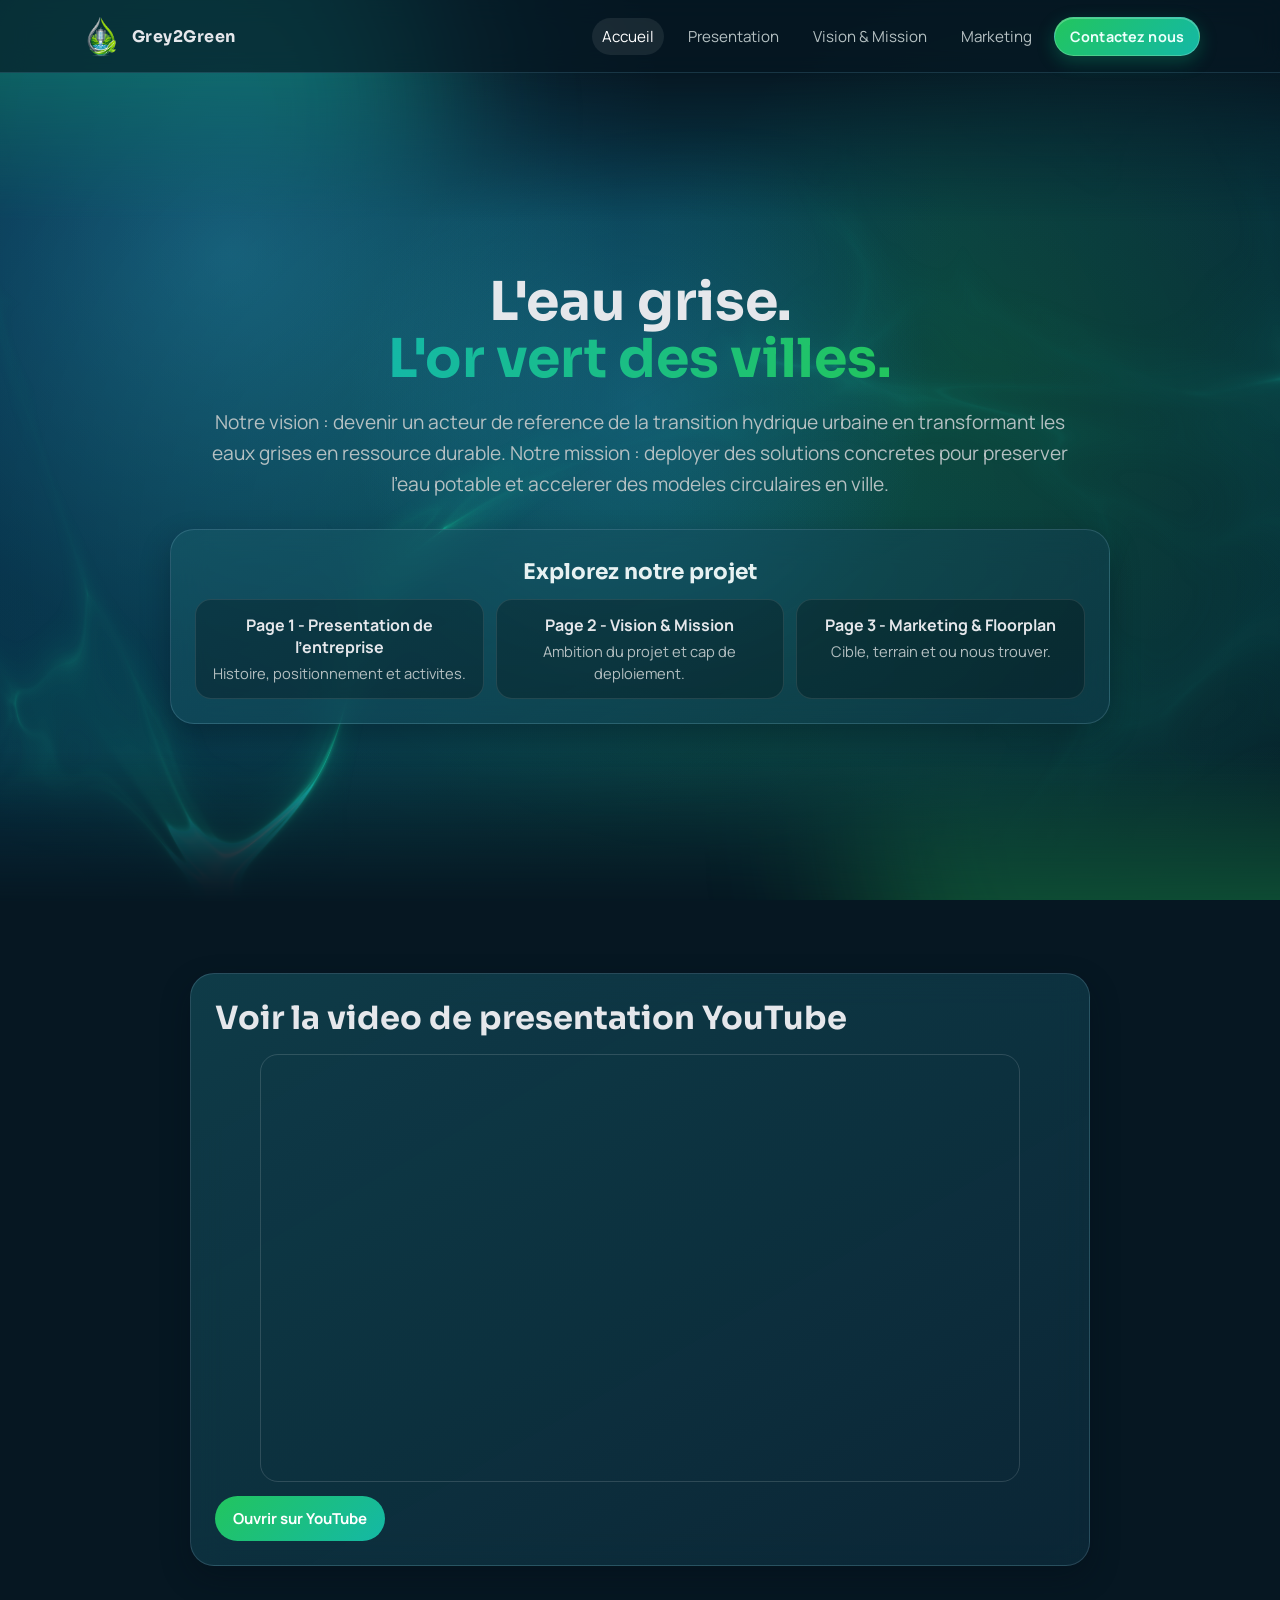
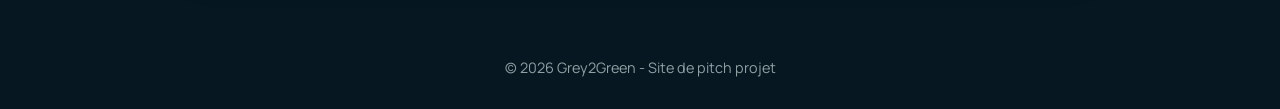
<file: Site.html>
﻿<!DOCTYPE html>
<html lang="fr">
<head>
  <meta charset="UTF-8">
  <meta name="viewport" content="width=device-width, initial-scale=1.0">
  <title>Grey2Green | Accueil</title>
  <meta name="description" content="Grey2Green, projet de réutilisation des eaux grises en milieu urbain.">
  <link rel="preconnect" href="https://fonts.googleapis.com">
  <link rel="preconnect" href="https://fonts.gstatic.com" crossorigin>
  <link href="https://fonts.googleapis.com/css2?family=Manrope:wght@400;500;700;800&family=Sora:wght@500;700;800&display=swap" rel="stylesheet">
  <link rel="stylesheet" href="styles.css">
</head>
<body>
  <div class="site-bg" aria-hidden="true">
    <div class="blob blob-1"></div>
    <div class="blob blob-2"></div>
    <div class="blob blob-3"></div>
  </div>

  <header class="nav">
    <div class="container nav-inner">
      <a class="brand-wrap" href="index.html">
        <img class="brand-logo" src="images\logo sans texte.png" alt="Logo Grey2Green" onerror="this.style.display='none'">
        <span class="brand">Grey2Green</span>
      </a>
      <div class="nav-actions">
        <nav class="nav-links">
          <a class="nav-link active" href="index.html">Accueil</a>
          <a class="nav-link" href="presentation-entreprise.html">Presentation</a>
          <a class="nav-link" href="vision-mission.html">Vision & Mission</a>
          <a class="nav-link" href="marketing-floorplan.html">Marketing</a>
        </nav>
        <a class="nav-cta" href="contact.html">Contactez nous</a>
      </div>
    </div>
  </header>

  <main>
    <section class="hero" id="hero">
      <div class="hero-bg" aria-hidden="true">
        <canvas id="neural-glow" class="neural-canvas"></canvas>
        <div class="hero-overlay"></div>
      </div>

      <div class="container hero-content">
        <h1>
          L'eau grise.<br>
          <span class="gradient-text">L'or vert des villes.</span>
        </h1>
        <p>
          Notre vision : devenir un acteur de reference de la transition hydrique urbaine en transformant
          les eaux grises en ressource durable. Notre mission : deployer des solutions concretes pour
          preserver l'eau potable et accelerer des modeles circulaires en ville.
        </p>

        <section class="card entry-card" aria-label="Navigation vers les pages du pitch">
          <h2>Explorez notre projet</h2>
          <div class="entry-grid">
            <a class="entry-link" href="presentation-entreprise.html">
              <strong>Page 1 - Presentation de l'entreprise</strong>
              <span>Histoire, positionnement et activites.</span>
            </a>
            <a class="entry-link" href="vision-mission.html">
              <strong>Page 2 - Vision & Mission</strong>
              <span>Ambition du projet et cap de deploiement.</span>
            </a>
            <a class="entry-link" href="marketing-floorplan.html">
              <strong>Page 3 - Marketing & Floorplan</strong>
              <span>Cible, terrain et ou nous trouver.</span>
            </a>
          </div>
        </section>
      </div>
    </section>

    <section class="video-band" id="video">
      <div class="container">
        <article class="card video-card">
          <h2>Voir la video de presentation YouTube</h2>
          <div class="video-frame">
            <iframe
              src="https://www.youtube.com/embed/aqz-KE-bpKQ"
              title="Video de presentation Grey2Green"
              loading="lazy"
              allow="accelerometer; autoplay; clipboard-write; encrypted-media; gyroscope; picture-in-picture; web-share"
              referrerpolicy="strict-origin-when-cross-origin"
              allowfullscreen>
            </iframe>
          </div>
          <a class="btn" href="https://www.youtube.com/watch?v=aqz-KE-bpKQ" target="_blank" rel="noopener noreferrer">
            Ouvrir sur YouTube
          </a>
        </article>
      </div>
    </section>
  </main>

  <footer class="footer">
    <div class="container">© 2026 Grey2Green - Site de pitch projet</div>
  </footer>

  <script>
      document.addEventListener('DOMContentLoaded', () => {
      const canvas = document.getElementById('neural-glow');
      if (!canvas) return;

      const prefersReducedMotion = window.matchMedia('(prefers-reduced-motion: reduce)').matches;
      if (prefersReducedMotion) {
        canvas.style.display = 'none';
        return;
      }

      const gl = canvas.getContext('webgl', { antialias: false, powerPreference: 'low-power' }) ||
                 canvas.getContext('experimental-webgl');
      if (!gl) return;

      const isLowPowerDevice = window.matchMedia('(max-width: 768px)').matches || window.matchMedia('(pointer: coarse)').matches;
      const fragmentIterations = isLowPowerDevice ? 8 : 15;
      const targetFps = isLowPowerDevice ? 24 : 40;
      const frameInterval = 1000 / targetFps;
      const renderScale = isLowPowerDevice ? 0.65 : 1;

      const vertexShaderSource = `
        precision mediump float;
        varying vec2 vUv;
        attribute vec2 a_position;
        void main() {
          vUv = .5 * (a_position + 1.);
          gl_Position = vec4(a_position, 0.0, 1.0);
        }
      `;

      const fragmentShaderSource = `
        precision mediump float;
        varying vec2 vUv;
        uniform float u_time;
        uniform float u_ratio;
        uniform vec2 u_pointer_position;
        uniform float u_scroll_progress;

        vec2 rotate(vec2 uv, float th) {
          return mat2(cos(th), sin(th), -sin(th), cos(th)) * uv;
        }

        float neuro_shape(vec2 uv, float t, float p) {
          vec2 sine_acc = vec2(0.);
          vec2 res = vec2(0.);
          float scale = 8.;
          for (int j = 0; j < ${fragmentIterations}; j++) {
            uv = rotate(uv, 1.);
            sine_acc = rotate(sine_acc, 1.);
            vec2 layer = uv * scale + float(j) + sine_acc - t;
            sine_acc += sin(layer) + 2.4 * p;
            res += (.5 + .5 * cos(layer)) / scale;
            scale *= (1.2);
          }
          return res.x + res.y;
        }

        void main() {
          vec2 uv = .5 * vUv;
          uv.x *= u_ratio;

          vec2 pointer = vUv - u_pointer_position;
          pointer.x *= u_ratio;
          float p = clamp(length(pointer), 0., 1.);
          p = .5 * pow(1. - p, 2.);

          float t = .001 * u_time;
          vec3 color = vec3(0.);

          float noise = neuro_shape(uv, t, p);
          noise = 1.2 * pow(noise, 3.);
          noise += pow(noise, 10.);
          noise = max(.0, noise - .5);
          noise *= (1. - length(vUv - .5));

          color = vec3(0.063, 0.725, 0.506);
          color += vec3(-0.012, -0.145, 0.027) * sin(3.0 * u_scroll_progress + 1.5);
          color = color * noise;

          gl_FragColor = vec4(color, noise);
        }
      `;

      const createShader = (type, source) => {
        const shader = gl.createShader(type);
        gl.shaderSource(shader, source);
        gl.compileShader(shader);
        if (!gl.getShaderParameter(shader, gl.COMPILE_STATUS)) {
          return null;
        }
        return shader;
      };

      const vertexShader = createShader(gl.VERTEX_SHADER, vertexShaderSource);
      const fragmentShader = createShader(gl.FRAGMENT_SHADER, fragmentShaderSource);
      if (!vertexShader || !fragmentShader) return;

      const program = gl.createProgram();
      gl.attachShader(program, vertexShader);
      gl.attachShader(program, fragmentShader);
      gl.linkProgram(program);
      if (!gl.getProgramParameter(program, gl.LINK_STATUS)) return;

      gl.useProgram(program);
      const uniforms = {
        u_time: gl.getUniformLocation(program, 'u_time'),
        u_ratio: gl.getUniformLocation(program, 'u_ratio'),
        u_pointer_position: gl.getUniformLocation(program, 'u_pointer_position'),
        u_scroll_progress: gl.getUniformLocation(program, 'u_scroll_progress')
      };

      const vertices = new Float32Array([-1, -1, 1, -1, -1, 1, 1, 1]);
      const vertexBuffer = gl.createBuffer();
      gl.bindBuffer(gl.ARRAY_BUFFER, vertexBuffer);
      gl.bufferData(gl.ARRAY_BUFFER, vertices, gl.STATIC_DRAW);

      const positionLocation = gl.getAttribLocation(program, 'a_position');
      gl.enableVertexAttribArray(positionLocation);
      gl.vertexAttribPointer(positionLocation, 2, gl.FLOAT, false, 0, 0);

      const pointer = { x: window.innerWidth * 0.5, y: window.innerHeight * 0.5, tx: window.innerWidth * 0.5, ty: window.innerHeight * 0.5 };
      let animationId = null;
      let lastFrameTime = 0;

      const resizeCanvas = () => {
        const pixelRatio = Math.min(window.devicePixelRatio, 2) * renderScale;
        canvas.width = Math.floor(window.innerWidth * pixelRatio);
        canvas.height = Math.floor(window.innerHeight * pixelRatio);
        gl.viewport(0, 0, canvas.width, canvas.height);
        gl.uniform1f(uniforms.u_ratio, canvas.width / canvas.height);
      };

      const render = (time) => {
        if (time - lastFrameTime < frameInterval) {
          animationId = requestAnimationFrame(render);
          return;
        }
        lastFrameTime = time;

        pointer.x += (pointer.tx - pointer.x) * 0.2;
        pointer.y += (pointer.ty - pointer.y) * 0.2;

        gl.uniform1f(uniforms.u_time, time);
        gl.uniform2f(uniforms.u_pointer_position, pointer.x / window.innerWidth, 1 - pointer.y / window.innerHeight);
        gl.uniform1f(uniforms.u_scroll_progress, window.pageYOffset / (2 * window.innerHeight));
        gl.drawArrays(gl.TRIANGLE_STRIP, 0, 4);

        animationId = requestAnimationFrame(render);
      };

      resizeCanvas();
      animationId = requestAnimationFrame(render);

      window.addEventListener('resize', resizeCanvas, { passive: true });
      window.addEventListener('pointermove', (e) => {
        pointer.tx = e.clientX;
        pointer.ty = e.clientY;
      }, { passive: true });

      document.addEventListener('visibilitychange', () => {
        if (document.hidden && animationId) {
          cancelAnimationFrame(animationId);
          animationId = null;
        } else if (!document.hidden && !animationId) {
          animationId = requestAnimationFrame(render);
        }
      });
    });
  </script>
</body>
</html>
</file>
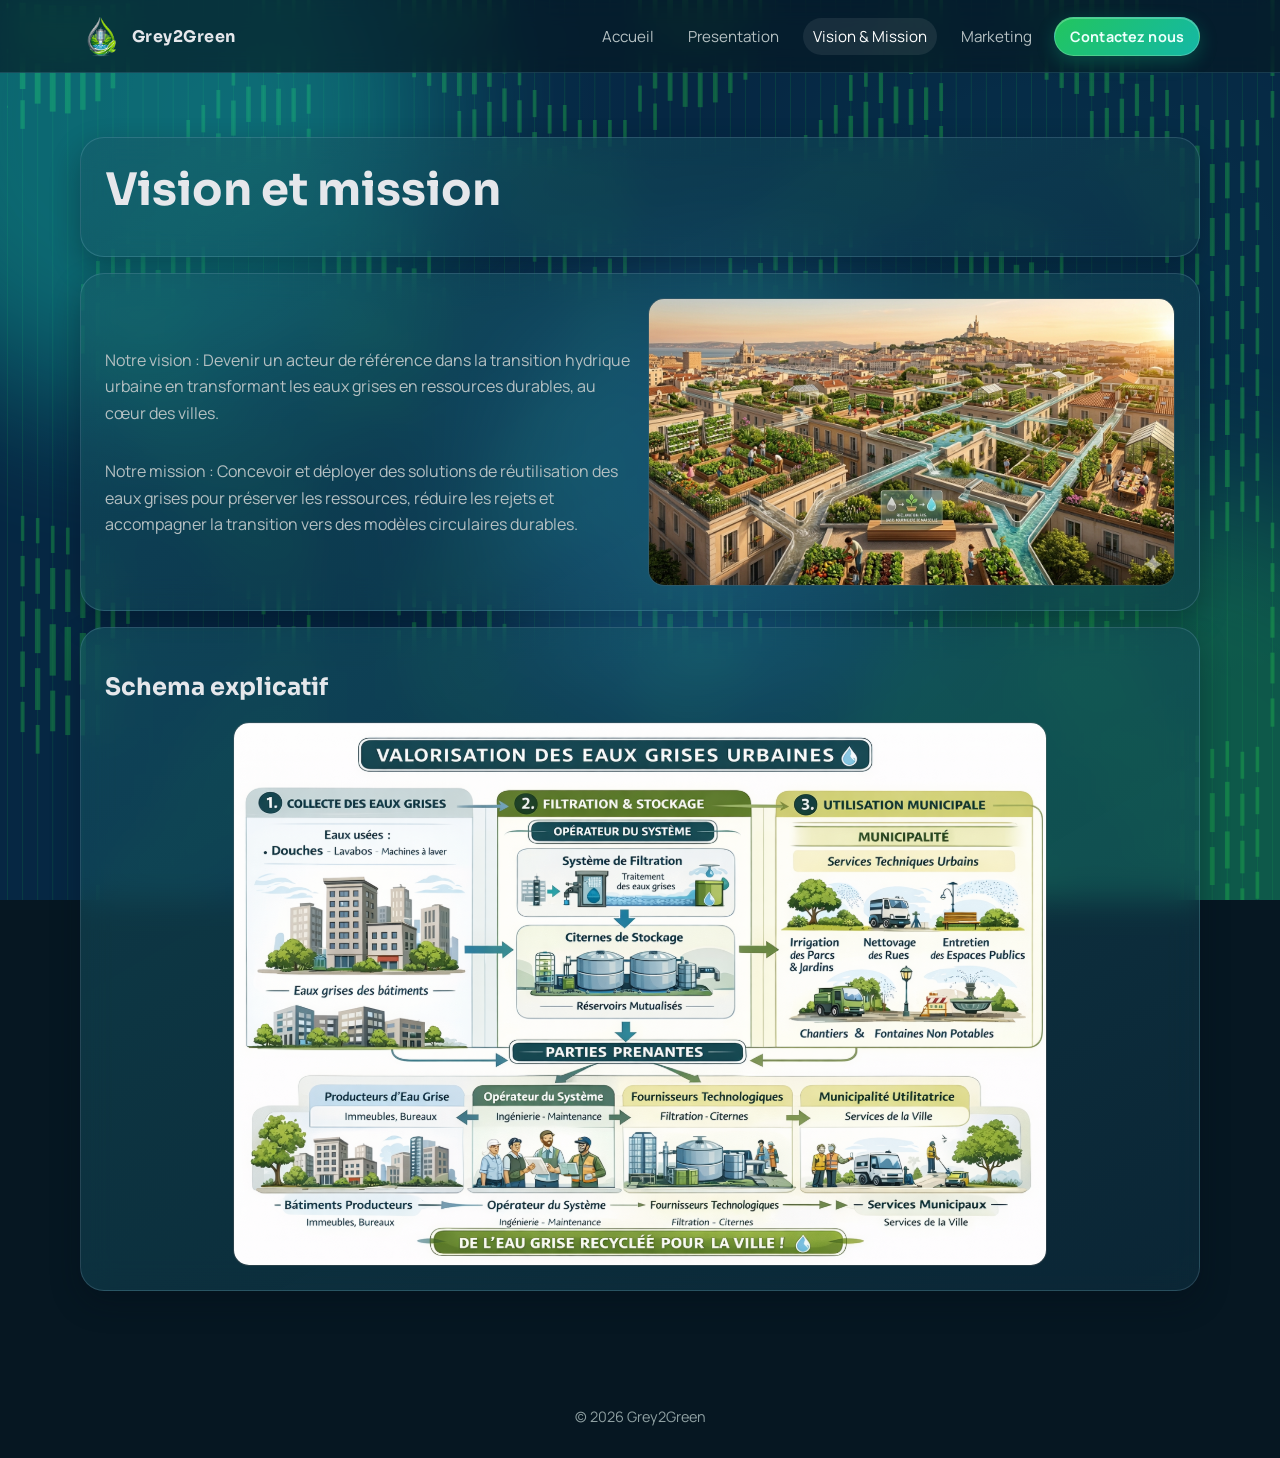
<file: vision-mission.html>
﻿<!DOCTYPE html>
<html lang="fr">
<head>
  <meta charset="UTF-8">
  <meta name="viewport" content="width=device-width, initial-scale=1.0">
  <title>Grey2Green | Vision et Mission</title>
  <link rel="preconnect" href="https://fonts.googleapis.com">
  <link rel="preconnect" href="https://fonts.gstatic.com" crossorigin>
  <link href="https://fonts.googleapis.com/css2?family=Manrope:wght@400;500;700;800&family=Sora:wght@500;700;800&display=swap" rel="stylesheet">
  <link rel="stylesheet" href="styles.css">
</head>
<body>
  <div class="site-bg" aria-hidden="true">
    <canvas id="vm-page-bg-canvas" class="vm-page-bg-canvas"></canvas>
    <div class="blob blob-1"></div>
    <div class="blob blob-2"></div>
    <div class="blob blob-3"></div>
  </div>

  <header class="nav">
    <div class="container nav-inner">
      <a class="brand-wrap" href="index.html">
        <img class="brand-logo" src="images\logo sans texte.png" alt="Logo Grey2Green" onerror="this.style.display='none'">
        <span class="brand">Grey2Green</span>
      </a>
      <div class="nav-actions">
        <nav class="nav-links">
          <a class="nav-link" href="index.html">Accueil</a>
          <a class="nav-link" href="presentation-entreprise.html">Presentation</a>
          <a class="nav-link active" href="vision-mission.html">Vision & Mission</a>
          <a class="nav-link" href="marketing-floorplan.html">Marketing</a>
        </nav>
        <a class="nav-cta" href="contact.html">Contactez nous</a>
      </div>
    </div>
  </header>

  <main class="page-main">
    <div class="container">
      <section class="card">
        <h1>Vision et mission</h1>
      </section>

      <section class="card two-col vision-mission-detail">
        <article>
          <p>
            Notre vision : Devenir un acteur de référence dans la transition hydrique urbaine en transformant les eaux grises en ressources durables, au cœur des villes.
          </p>
          <p>
            Notre mission : Concevoir et déployer des solutions de réutilisation des eaux grises pour préserver les ressources, réduire les rejets et accompagner la transition vers des modèles circulaires durables.
          </p>
        </article>
        <aside class="image-box">
          <img src="images\Gemini_Generated_Image_arw2unarw2unarw2.png" alt="Visuel vision et mission Grey2Green">
        </aside>
      </section>

      <section class="card">
        <h2>Schema explicatif</h2>
        <div class="image-box schema-image">
          <img src="images\Capture d’écran 2026-04-25 191154.png" alt="Schema explicatif Grey2Green">
        </div>
      </section>
    </div>
  </main>

  <footer class="footer">
    <div class="container">© 2026 Grey2Green</div>
  </footer>

  <script>
    document.addEventListener('DOMContentLoaded', () => {
      const canvas = document.getElementById('vm-page-bg-canvas');
      if (!canvas) return;
      const prefersReducedMotion = window.matchMedia('(prefers-reduced-motion: reduce)').matches;
      if (prefersReducedMotion) return;

      const config = {
        backgroundColor: '#07345c',
        lineColor: '#22c55e',
        barColor: '#22c55e',
        lineWidth: 1,
        animationSpeed: 0.005,
        removeWaveLine: true
      };

      let ctx = null;
      let time = 0;
      let animationFrameId = null;
      let dpr = window.devicePixelRatio || 1;
      const mouse = { x: 0, y: 0, isDown: false };
      let transitionBursts = [];

      const noise = (x, y, t) => {
        const n =
          Math.sin(x * 0.02 + t) * Math.cos(y * 0.02 + t) +
          Math.sin(x * 0.03 - t) * Math.cos(y * 0.01 + t);
        return (n + 1) / 2;
      };

      const getMouseInfluence = (x, y) => {
        const dx = x - mouse.x;
        const dy = y - mouse.y;
        const distance = Math.sqrt(dx * dx + dy * dy);
        const maxDistance = 180;
        return Math.max(0, 1 - distance / maxDistance);
      };

      const getTransitionBurstInfluence = (x, y, currentTime) => {
        let totalInfluence = 0;
        transitionBursts.forEach((burst) => {
          const age = currentTime - burst.time;
          const maxAge = 2500;
          if (age < maxAge) {
            const dx = x - burst.x;
            const dy = y - burst.y;
            const distance = Math.sqrt(dx * dx + dy * dy);
            const burstRadius = (age / maxAge) * 300;
            const burstWidth = 60;
            if (Math.abs(distance - burstRadius) < burstWidth) {
              const burstStrength = (1 - age / maxAge) * burst.intensity;
              const proximity = 1 - Math.abs(distance - burstRadius) / burstWidth;
              totalInfluence += burstStrength * proximity;
            }
          }
        });
        return Math.min(totalInfluence, 1.5);
      };

      const generatePattern = (seed, width, height, numLines) => {
        const pattern = [];
        const lineSpacing = width / numLines;
        for (let i = 0; i < numLines; i++) {
          const lineBars = [];
          let currentY = 0;
          while (currentY < height) {
            const noiseVal = noise(i * lineSpacing, currentY, seed);
            if (noiseVal > 0.5) {
              const barLength = 10 + noiseVal * 30;
              const barWidth = 2 + noiseVal * 3;
              lineBars.push({
                y: currentY + barLength / 2,
                height: barLength,
                width: barWidth
              });
              currentY += barLength + 15;
            } else {
              currentY += 15;
            }
          }
          pattern.push(lineBars);
        }
        return pattern;
      };

      const hexToRgb = (hex) => ({
        r: Number.parseInt(hex.slice(1, 3), 16),
        g: Number.parseInt(hex.slice(3, 5), 16),
        b: Number.parseInt(hex.slice(5, 7), 16)
      });

      const resizeCanvas = () => {
        dpr = window.devicePixelRatio || 1;
        const displayWidth = window.innerWidth;
        const displayHeight = window.innerHeight;

        canvas.width = Math.floor(displayWidth * dpr);
        canvas.height = Math.floor(displayHeight * dpr);
        canvas.style.width = displayWidth + 'px';
        canvas.style.height = displayHeight + 'px';

        ctx = canvas.getContext('2d');
        if (!ctx) return;
        ctx.setTransform(1, 0, 0, 1, 0, 0);
        ctx.scale(dpr, dpr);
      };

      const handlePointerMove = (e) => { mouse.x = e.clientX; mouse.y = e.clientY; };

      const handlePointerDown = (e) => {
        mouse.isDown = true;
        const x = e.clientX;
        const y = e.clientY;
        transitionBursts.push({ x, y, time: Date.now(), intensity: 2 });
        const now = Date.now();
        transitionBursts = transitionBursts.filter((burst) => now - burst.time < 2500);
      };

      const handlePointerUp = () => {
        mouse.isDown = false;
      };

      const animate = () => {
        if (!ctx) return;

        const currentTime = Date.now();
        time += config.animationSpeed;

        const width = canvas.clientWidth;
        const height = canvas.clientHeight;
        const numLines = Math.max(10, Math.floor(width / 15));
        const lineSpacing = width / numLines;
        const pattern1 = generatePattern(0, width, height, numLines);
        const pattern2 = generatePattern(5, width, height, numLines);

        const baseCycleTime = time % (Math.PI * 2);
        const mouseInfluenceOnCycle = getMouseInfluence(width / 2, height / 2) * 0.5;
        const adjustedCycleTime = baseCycleTime + mouseInfluenceOnCycle;

        let easingFactor;
        if (adjustedCycleTime < Math.PI * 0.1) {
          easingFactor = 0;
        } else if (adjustedCycleTime < Math.PI * 0.9) {
          easingFactor = (adjustedCycleTime - Math.PI * 0.1) / (Math.PI * 0.8);
        } else if (adjustedCycleTime < Math.PI * 1.1) {
          easingFactor = 1;
        } else if (adjustedCycleTime < Math.PI * 1.9) {
          easingFactor = 1 - (adjustedCycleTime - Math.PI * 1.1) / (Math.PI * 0.8);
        } else {
          easingFactor = 0;
        }

        const smoothEasing =
          easingFactor < 0.5
            ? 4 * easingFactor * easingFactor * easingFactor
            : 1 - Math.pow(-2 * easingFactor + 2, 3) / 2;

        ctx.fillStyle = config.backgroundColor;
        ctx.fillRect(0, 0, width, height);

        for (let i = 0; i < numLines; i++) {
          const x = i * lineSpacing + lineSpacing / 2;
          const lineMouseInfluence = getMouseInfluence(x, height / 2);

          ctx.beginPath();
          ctx.strokeStyle = `rgba(34,197,94,${0.25 + lineMouseInfluence * 0.38})`;
          ctx.lineWidth = config.lineWidth + lineMouseInfluence * 1.2;
          ctx.moveTo(x, 0);
          ctx.lineTo(x, height);
          ctx.stroke();

          const bars1 = pattern1[i] || [];
          const bars2 = pattern2[i] || [];
          const maxBars = Math.max(bars1.length, bars2.length);

          for (let j = 0; j < maxBars; j++) {
            let bar1 = bars1[j];
            let bar2 = bars2[j];
            if (!bar1) bar1 = { y: bar2.y - 100, height: 0, width: 0 };
            if (!bar2) bar2 = { y: bar1.y + 100, height: 0, width: 0 };

            const barMouseInfluence = getMouseInfluence(x, bar1.y);
            const burstInfluence = getTransitionBurstInfluence(x, bar1.y, currentTime);

            const baseWaveOffset =
              Math.sin(i * 0.3 + j * 0.5 + time * 2) * 10 * (smoothEasing * (1 - smoothEasing) * 4);
            const mouseWaveOffset = barMouseInfluence * Math.sin(time * 3 + i * 0.2) * 15;
            const burstWaveOffset = burstInfluence * Math.sin(time * 4 + j * 0.3) * 20;
            const y = bar1.y + (bar2.y - bar1.y) * smoothEasing + baseWaveOffset + mouseWaveOffset + burstWaveOffset;

            const barHeight =
              bar1.height + (bar2.height - bar1.height) * smoothEasing + barMouseInfluence * 5 + burstInfluence * 8;
            const barWidth =
              bar1.width + (bar2.width - bar1.width) * smoothEasing + barMouseInfluence * 2 + burstInfluence * 3;

            if (barHeight > 0.1 && barWidth > 0.1) {
              const intensity = Math.min(1, 0.65 + barMouseInfluence * 0.25 + burstInfluence * 0.25);
              const rgb = hexToRgb(config.barColor);
              ctx.fillStyle = `rgba(${rgb.r}, ${rgb.g}, ${rgb.b}, ${intensity})`;
              ctx.fillRect(x - barWidth / 2, y - barHeight / 2, barWidth, barHeight);
            }
          }
        }

        if (!config.removeWaveLine) {
          transitionBursts.forEach((burst) => {
            const age = currentTime - burst.time;
            const maxAge = 2500;
            if (age < maxAge) {
              const progress = age / maxAge;
              const radius = progress * 300;
              const alpha = (1 - progress) * 0.2 * burst.intensity;
              ctx.beginPath();
              ctx.strokeStyle = `rgba(34,197,94,${alpha})`;
              ctx.lineWidth = 2;
              ctx.arc(burst.x, burst.y, radius, 0, 2 * Math.PI);
              ctx.stroke();
            }
          });
        }

        animationFrameId = requestAnimationFrame(animate);
      };

      resizeCanvas();
      window.addEventListener('resize', resizeCanvas, { passive: true });
      window.addEventListener('pointermove', handlePointerMove, { passive: true });
      window.addEventListener('pointerdown', handlePointerDown, { passive: true });
      window.addEventListener('pointerup', handlePointerUp, { passive: true });
      animate();
    });
  </script>
</body>
</html>
</file>
<file: styles.css>
:root {
  --bg: #061722;
  --panel: rgba(16, 55, 75, 0.48);
  --panel-strong: rgba(23, 91, 105, 0.54);
  --text: #e5e7eb;
  --muted: #b5c0c2;
  --teal: #14b8a6;
  --emerald: #22c55e;
  --cyan: #38bdf8;
  --black-band: #03101a;
}

* {
  box-sizing: border-box;
}

html,
body {
  margin: 0;
  padding: 0;
}

body {
  font-family: 'Manrope', 'Segoe UI', sans-serif;
  color: var(--text);
  background:
    radial-gradient(circle at 18% 8%, rgba(56, 189, 248, 0.18), transparent 34vw),
    radial-gradient(circle at 82% 22%, rgba(20, 184, 166, 0.16), transparent 32vw),
    var(--bg);
  min-height: 100vh;
  overflow-x: hidden;
}

h1,
h2,
h3,
.brand {
  font-family: 'Sora', 'Segoe UI', sans-serif;
}

a {
  color: inherit;
  text-decoration: none;
}

.site-bg {
  position: fixed;
  inset: 0;
  z-index: -2;
  overflow: hidden;
}

.blob {
  position: absolute;
  border-radius: 50%;
  filter: blur(72px);
  opacity: 0.55;
  animation: drift 20s infinite alternate ease-in-out;
}

.blob-1 {
  width: 46vw;
  height: 46vw;
  left: -12vw;
  top: -14vw;
  background: rgba(20, 184, 166, 0.78);
}

.blob-2 {
  width: 50vw;
  height: 50vw;
  right: -16vw;
  bottom: -18vw;
  background: rgba(34, 197, 94, 0.58);
  animation-duration: 26s;
}

.blob-3 {
  width: 34vw;
  height: 34vw;
  left: 38vw;
  top: 30vh;
  background: rgba(56, 189, 248, 0.68);
  animation-duration: 24s;
}

@keyframes drift {
  0% {
    transform: translate(0, 0) scale(1);
  }
  100% {
    transform: translate(4vw, 5vh) scale(1.08);
  }
}

.container {
  width: min(1120px, 92vw);
  margin: 0 auto;
}

.nav {
  position: sticky;
  top: 0;
  z-index: 20;
  backdrop-filter: blur(12px);
  background: rgba(6, 23, 34, 0.66);
  border-bottom: 1px solid rgba(125, 211, 252, 0.16);
}

.nav-inner {
  display: flex;
  align-items: center;
  justify-content: space-between;
  min-height: 72px;
  gap: 16px;
}

.brand-wrap {
  display: flex;
  align-items: center;
  gap: 10px;
}

.brand-logo {
  width: 42px;
  height: 42px;
  object-fit: contain;
}

.brand {
  font-weight: 700;
  letter-spacing: 0.03em;
}

.nav-links {
  display: flex;
  align-items: center;
  gap: 14px;
}

.nav-actions {
  display: flex;
  align-items: center;
  gap: 12px;
}

.nav-link {
  color: var(--muted);
  font-size: 0.95rem;
  padding: 8px 10px;
  border-radius: 999px;
  transition: color 0.2s ease, background 0.2s ease;
}

.nav-link:hover,
.nav-link.active {
  color: white;
  background: rgba(255, 255, 255, 0.08);
}

.nav-cta {
  display: inline-block;
  background: linear-gradient(135deg, var(--emerald), var(--teal));
  color: #ecfffb;
  border: 1px solid rgba(255, 255, 255, 0.2);
  border-radius: 999px;
  padding: 9px 15px;
  font-size: 0.9rem;
  font-weight: 700;
  letter-spacing: 0.01em;
  box-shadow: 0 6px 18px rgba(16, 185, 129, 0.28), inset 0 1px 0 rgba(255, 255, 255, 0.24);
  transition: transform 0.2s ease, box-shadow 0.2s ease, filter 0.2s ease;
}

.nav-cta:hover {
  transform: translateY(-1px);
  filter: brightness(1.04);
  box-shadow: 0 8px 22px rgba(16, 185, 129, 0.34), inset 0 1px 0 rgba(255, 255, 255, 0.28);
}

.hero {
  position: relative;
  min-height: calc(100vh - 72px);
  display: flex;
  align-items: center;
  padding: 72px 0 48px;
  overflow: hidden;
}

.hero::after {
  content: none;
}

.hero-bg {
  position: absolute;
  inset: 0;
  z-index: -1;
  background:
    radial-gradient(circle at 18% 22%, rgba(56, 189, 248, 0.38) 0%, rgba(7, 52, 92, 0.72) 32%, transparent 58%),
    radial-gradient(circle at 78% 34%, rgba(34, 197, 94, 0.22) 0%, rgba(20, 184, 166, 0.16) 32%, transparent 62%),
    linear-gradient(135deg, #07345c 0%, #06283f 48%, #061722 100%);
  mask-image: linear-gradient(to bottom, rgba(0, 0, 0, 0.04) 0%, rgba(0, 0, 0, 1) 18%, rgba(0, 0, 0, 1) 82%, rgba(0, 0, 0, 0.04) 100%);
  -webkit-mask-image: linear-gradient(to bottom, rgba(0, 0, 0, 0.04) 0%, rgba(0, 0, 0, 1) 18%, rgba(0, 0, 0, 1) 82%, rgba(0, 0, 0, 0.04) 100%);
}

.hero-overlay {
  position: absolute;
  inset: 0;
  background:
    radial-gradient(circle at 50% 40%, rgba(56, 189, 248, 0.18), transparent 36%),
    radial-gradient(circle at 42% 58%, rgba(34, 197, 94, 0.16), rgba(6, 23, 34, 0.32));
}

.neural-canvas {
  position: absolute;
  inset: 0;
  width: 100%;
  height: 100%;
  opacity: 0.95;
  mask-image: linear-gradient(to bottom, rgba(0, 0, 0, 0.08) 0%, rgba(0, 0, 0, 1) 16%, rgba(0, 0, 0, 1) 84%, rgba(0, 0, 0, 0.08) 100%);
  -webkit-mask-image: linear-gradient(to bottom, rgba(0, 0, 0, 0.08) 0%, rgba(0, 0, 0, 1) 16%, rgba(0, 0, 0, 1) 84%, rgba(0, 0, 0, 0.08) 100%);
}

.hero-content {
  position: relative;
  z-index: 1;
  text-align: center;
}

.hero h1 {
  font-size: clamp(1.7rem, 5.6vw, 3.35rem);
  line-height: 1.08;
  margin: 0 0 18px;
}

.gradient-text {
  background: linear-gradient(90deg, var(--teal), var(--emerald));
  -webkit-background-clip: text;
  background-clip: text;
  color: transparent;
}

.hero p {
  max-width: 860px;
  margin: 0 auto 30px;
  color: var(--muted);
  font-size: clamp(1rem, 2.4vw, 1.2rem);
  line-height: 1.6;
}

.card {
  background: linear-gradient(150deg, var(--panel-strong), var(--panel));
  border: 1px solid rgba(186, 230, 253, 0.16);
  border-radius: 24px;
  backdrop-filter: blur(16px);
  box-shadow: 0 12px 30px rgba(2, 12, 22, 0.32);
}

.entry-card {
  padding: 24px;
  width: min(940px, 100%);
  margin: 0 auto;
}

.entry-card h2 {
  margin: 4px 0 14px;
  font-size: clamp(1.05rem, 2.6vw, 1.35rem);
  color: rgba(236, 246, 245, 0.98);
}

.entry-grid {
  display: grid;
  grid-template-columns: repeat(3, minmax(0, 1fr));
  gap: 12px;
}

.entry-link {
  position: relative;
  overflow: hidden;
  display: block;
  background: rgba(0, 0, 0, 0.26);
  border: 1px solid rgba(255, 255, 255, 0.1);
  border-radius: 16px;
  padding: 14px 16px;
  transition: transform 0.2s ease, border-color 0.2s ease, box-shadow 0.2s ease;
}

.entry-link:hover {
  transform: translateY(-2px);
  border-color: rgba(16, 185, 129, 0.6);
  box-shadow: 0 8px 20px rgba(10, 28, 34, 0.34);
}

.entry-link::after {
  content: "";
  position: absolute;
  top: -170%;
  left: -45%;
  width: 44%;
  height: 380%;
  background: linear-gradient(
    124deg,
    rgba(255, 255, 255, 0) 0%,
    rgba(255, 255, 255, 0.1) 32%,
    rgba(255, 255, 255, 0.28) 50%,
    rgba(255, 255, 255, 0.1) 68%,
    rgba(255, 255, 255, 0) 100%
  );
  transform: translateX(-240%) rotate(13deg);
  filter: blur(1.2px);
  pointer-events: none;
  animation: liquid-diagonal-shine 4.8s ease-in-out infinite;
}

.entry-grid .entry-link:nth-child(2)::after {
  animation-delay: 0.7s;
}

.entry-grid .entry-link:nth-child(3)::after {
  animation-delay: 1.4s;
}

.entry-grid .entry-link:nth-child(4)::after {
  animation-delay: 2.1s;
}

.entry-link strong {
  display: block;
  font-size: 1rem;
  margin-bottom: 4px;
}

.entry-link span {
  color: var(--muted);
  font-size: 0.92rem;
}

.video-band {
  position: relative;
  margin-top: 0;
  background: transparent;
  border-top: 0;
  border-bottom: 0;
  padding: 72px 0;
}

.video-band::before {
  content: none;
}

.video-card {
  padding: 24px;
  max-width: 900px;
  margin: 0 auto;
}

.video-card h2 {
  margin: 0 0 16px;
  font-size: clamp(1.4rem, 3.8vw, 2rem);
}

.video-frame {
  aspect-ratio: 16 / 9;
  max-width: 760px;
  border: 1px solid rgba(255, 255, 255, 0.14);
  border-radius: 18px;
  overflow: hidden;
  margin: 0 auto 14px;
}

.video-frame iframe {
  width: 100%;
  height: 100%;
  border: 0;
}

.btn {
  display: inline-block;
  background: linear-gradient(135deg, var(--emerald), var(--teal));
  color: white;
  border: 0;
  border-radius: 999px;
  padding: 12px 18px;
  font-weight: 700;
  font-size: 0.94rem;
}

.page-main {
  padding: 64px 0 80px;
}

.page-main .card {
  padding: 24px;
  margin-bottom: 16px;
}

.page-main h1 {
  margin: 0 0 14px;
  font-size: clamp(1.8rem, 5vw, 2.8rem);
}

.page-heading {
  display: flex;
  align-items: center;
  justify-content: flex-start;
  gap: 18px;
  margin: 0 0 18px;
}

.page-heading h1 {
  margin: 0;
}

.page-heading-logo {
  flex: 0 0 auto;
  width: clamp(92px, 11vw, 136px);
  height: auto;
  object-fit: contain;
  filter: none;
  margin-left: 10px;
  transform: translateY(-12px);
}

@keyframes liquid-diagonal-shine {
  0% {
    transform: translateX(-240%) rotate(13deg);
    opacity: 0;
  }
  22% {
    opacity: 1;
  }
  58% {
    opacity: 1;
  }
  100% {
    transform: translateX(360%) rotate(13deg);
    opacity: 0;
  }
}

.page-main p,
.page-main li {
  color: var(--muted);
  line-height: 1.65;
}

.contact-card {
  max-width: 760px;
  margin: 0 auto;
}

.contact-card h1 {
  margin-bottom: 10px;
}

.contact-meta {
  display: grid;
  gap: 10px;
  margin-top: 14px;
}

.contact-line {
  display: flex;
  align-items: center;
  justify-content: space-between;
  gap: 12px;
  padding: 10px 12px;
  border-radius: 12px;
  border: 1px solid rgba(255, 255, 255, 0.1);
  background: rgba(0, 0, 0, 0.2);
}

.contact-actions {
  display: flex;
  flex-wrap: wrap;
  gap: 10px;
  margin-top: 16px;
}

.contact-image-slot {
  margin-top: 20px;
}

.contact-image-slot img {
  width: 100%;
  min-height: 220px;
  max-height: 360px;
  object-fit: cover;
}

.contact-image-slot figcaption {
  padding: 10px 14px 12px;
  color: var(--muted);
  font-size: 0.92rem;
  border-top: 1px solid rgba(255, 255, 255, 0.1);
  background: rgba(0, 0, 0, 0.24);
}

.contact-org-section {
  max-width: 920px;
  margin-left: auto;
  margin-right: auto;
}

.contact-org-image {
  width: min(760px, 100%);
  margin: 0 auto;
}

.contact-org-image img {
  display: block;
  width: 100%;
  height: auto;
  max-height: 420px;
  object-fit: contain;
}

.two-col {
  display: grid;
  grid-template-columns: repeat(2, minmax(0, 1fr));
  gap: 16px;
}

.image-box {
  overflow: hidden;
  border-radius: 16px;
  border: 1px solid rgba(255, 255, 255, 0.12);
  background: rgba(0, 0, 0, 0.2);
}

.image-box img {
  width: 100%;
  height: 100%;
  min-height: 260px;
  object-fit: cover;
  display: block;
}

.auto-carousel {
  position: relative;
  overflow: hidden;
}

.auto-carousel-track {
  display: flex;
  width: calc(100% * var(--slides, 2));
  transform: translateX(0);
  transition: transform 0.75s ease;
}

.auto-carousel img {
  width: calc(100% / var(--slides, 2));
  min-height: 260px;
  object-fit: cover;
  display: block;
}

.carousel-btn {
  position: absolute;
  top: 50%;
  transform: translateY(-50%);
  width: 34px;
  height: 34px;
  border: 1px solid rgba(255, 255, 255, 0.26);
  border-radius: 999px;
  background: rgba(6, 18, 22, 0.64);
  color: #e8f5f3;
  font-size: 1.05rem;
  line-height: 1;
  display: inline-flex;
  align-items: center;
  justify-content: center;
  cursor: pointer;
  z-index: 2;
  transition: background 0.2s ease, transform 0.2s ease, box-shadow 0.2s ease;
}

.carousel-btn:hover {
  background: rgba(16, 185, 129, 0.34);
  box-shadow: 0 6px 16px rgba(10, 40, 36, 0.34);
}

.carousel-btn-prev {
  left: 10px;
}

.carousel-btn-next {
  right: 10px;
}

.centered-carousel {
  width: min(760px, 100%);
  margin: 18px auto 0;
}

.metric-grid {
  display: grid;
  grid-template-columns: repeat(3, minmax(0, 1fr));
  gap: 12px;
}

.metric {
  background: rgba(0, 0, 0, 0.25);
  border: 1px solid rgba(255, 255, 255, 0.1);
  border-radius: 14px;
  padding: 14px;
}

.metric strong {
  display: block;
  font-size: 1.2rem;
  margin-bottom: 4px;
}

.map-wrap iframe {
  width: 100%;
  min-height: 320px;
  border: 0;
  border-radius: 16px;
}

.map-section {
  display: grid;
  gap: 18px;
}

.large-map iframe {
  min-height: 520px;
}

.find-us-section {
  align-items: center;
}

.retroplanning-section {
  display: flex;
  justify-content: center;
}

.retroplanning-image {
  width: min(900px, 100%);
  overflow: hidden;
  border-radius: 16px;
  border: 1px solid rgba(255, 255, 255, 0.12);
  background: rgba(255, 255, 255, 0.92);
}

.retroplanning-image img {
  display: block;
  width: 100%;
  height: auto;
}

.find-us-media {
  overflow: hidden;
  border-radius: 16px;
  border: 1px solid rgba(255, 255, 255, 0.12);
  background: rgba(255, 255, 255, 0.92);
  align-self: center;
}

.find-us-media img {
  display: block;
  width: 100%;
  height: auto;
}

.find-us-copy h2 {
  margin-top: 0;
}

.floorplan-section {
  overflow: visible;
  align-items: start;
}

.floorplan-copy {
  position: relative;
  z-index: 3;
}

.floorplan-overlay-carousel {
  width: min(500px, 92%);
  margin-top: 18px;
  margin-left: 0;
  margin-right: auto;
  box-shadow: 0 10px 24px rgba(0, 0, 0, 0.34);
}

.floorplan-aside {
  position: relative;
  z-index: 2;
}

.floorplan-main-carousel {
  margin-top: 48px;
}

.before-after-title {
  margin: 12px 2px 0 0;
  text-align: left;
  font-family: 'Sora', 'Segoe UI', sans-serif;
  font-size: 1.3rem;
  letter-spacing: 0.02em;
  color: #d6ece8;
}

.vm-page-bg-canvas {
  position: absolute;
  inset: 0;
  width: 100%;
  height: 100%;
  z-index: -1;
  opacity: 0.58;
  pointer-events: none;
}

.vision-mission-detail {
  align-items: center;
}

.vision-mission-detail article {
  display: flex;
  flex-direction: column;
  justify-content: center;
  min-height: 100%;
}

.schema-image {
  width: fit-content;
  max-width: 100%;
  margin: 0 auto;
}

.schema-image img {
  width: auto;
  max-width: 100%;
  height: auto;
  min-height: 0;
  object-fit: contain;
}

.org-image {
  width: min(760px, 100%);
  margin: 0 auto;
}

.org-image img {
  min-height: 180px;
  max-height: 360px;
  object-fit: contain;
}

.org-chart {
  display: grid;
  gap: 12px;
}

.org-row {
  display: grid;
  grid-template-columns: repeat(3, minmax(0, 1fr));
  gap: 12px;
}

.org-card {
  border: 1px solid rgba(255, 255, 255, 0.12);
  border-radius: 14px;
  padding: 14px;
  background: rgba(0, 0, 0, 0.2);
}

.org-card strong {
  display: block;
}

.footer {
  padding: 20px 0 32px;
  color: #8fa0a2;
  text-align: center;
  font-size: 0.9rem;
}

@media (max-width: 900px) {
  .nav-links {
    display: none;
  }

  .nav-cta {
    padding: 8px 12px;
    font-size: 0.82rem;
  }

  .entry-grid,
  .two-col,
  .metric-grid,
  .org-row {
    grid-template-columns: 1fr;
  }

  .entry-card {
    padding: 18px;
  }

  .hero {
    padding-top: 44px;
  }

  .page-heading {
    align-items: flex-start;
  }

  .floorplan-overlay-carousel {
    width: 100%;
    margin-left: 0;
    margin-right: 0;
  }

  .floorplan-main-carousel {
    margin-top: 14px;
  }

  .entry-grid {
    grid-template-columns: 1fr;
  }

  .large-map iframe {
    min-height: 380px;
  }

  .find-us-media {
    width: min(100%, 520px);
    margin: 0 auto;
  }
}
</file>
